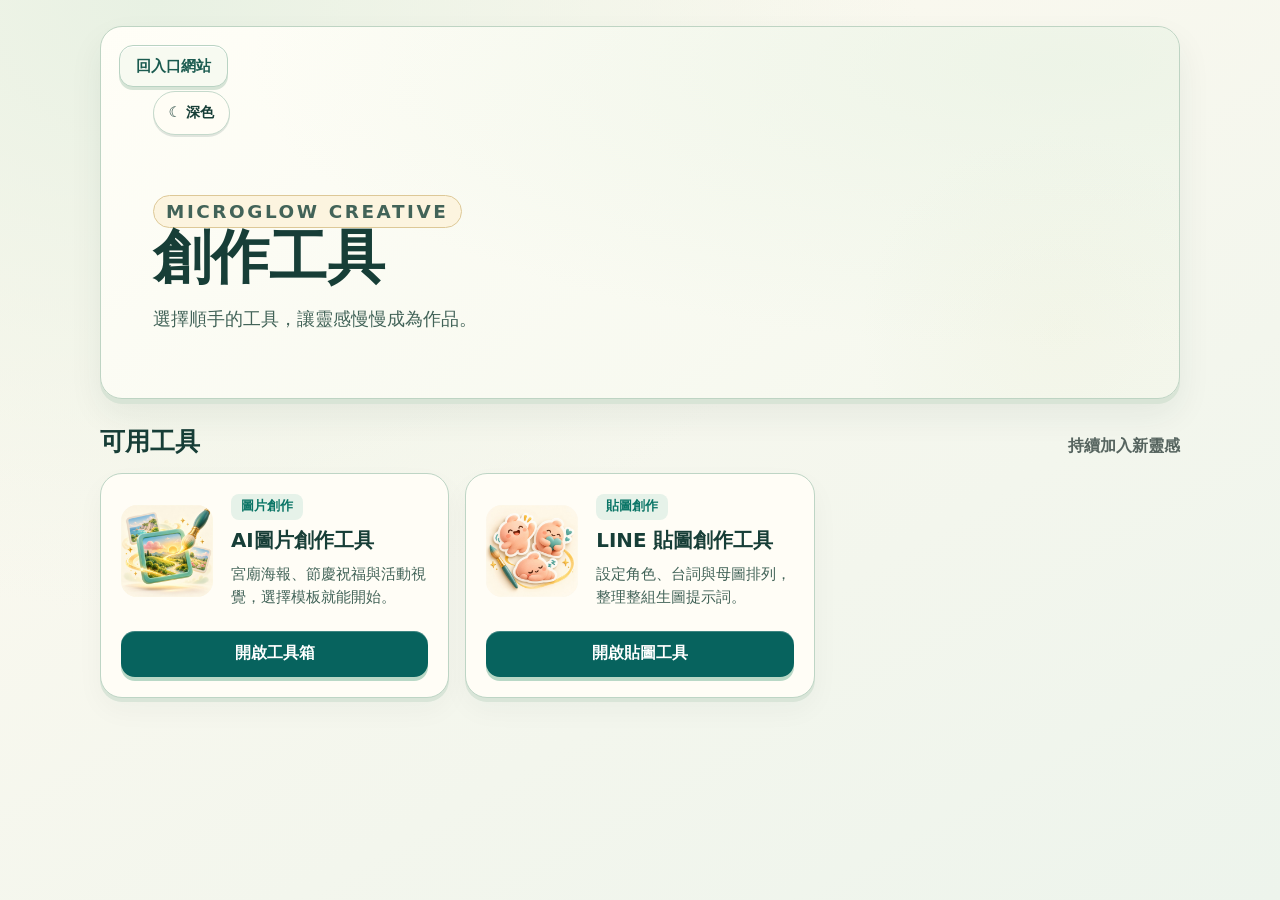
<file: index.html>
<!doctype html>
<html lang="zh-Hant">
  <head>
    <meta charset="utf-8">
    <script src="./scripts/theme-mode.js?v=20261106b"></script>

    <meta name="viewport" content="width=device-width, initial-scale=1, viewport-fit=cover">
  <meta name="theme-color" content="#f5f6ed" data-light-theme-color="#f5f6ed" data-dark-theme-color="#102527">

    <meta
      name="description"
      content="TSY.Microglow 創作工具，集中放置 AI 製圖與各類創作輔助工具。"
    >
    <link rel="canonical" href="https://tsy3991.github.io/TSY.Microglow-Creative/">
    <meta property="og:type" content="website">
    <meta property="og:title" content="創作工具｜TSY.Microglow 微光創作室">
    <meta property="og:description" content="AI 圖片與 LINE 貼圖創作輔助工具，從靈感整理到作品製作，選擇適合的工具開始。">
    <meta property="og:url" content="https://tsy3991.github.io/TSY.Microglow-Creative/">
    <meta property="og:image" content="https://tsy3991.github.io/TSY.Microglow-Creative/assets/creative-previews/ai-creative-entry-v1.jpg">
    <meta property="og:image:alt" content="微光創作工具入口示意圖">
    <meta property="og:locale" content="zh_TW">
    <meta property="og:site_name" content="TSY.Microglow 創作工具">
    <meta name="twitter:card" content="summary_large_image">
    <meta name="twitter:title" content="創作工具｜TSY.Microglow 微光創作室">
    <meta name="twitter:description" content="AI 圖片與 LINE 貼圖創作輔助工具，選擇適合的工具開始。">
    <meta name="twitter:image" content="https://tsy3991.github.io/TSY.Microglow-Creative/assets/creative-previews/ai-creative-entry-v1.jpg">
    <title>TSY.Microglow 創作工具</title>
    <link rel="icon" href="./assets/favicon.png?v=20261003a" type="image/png">
    <link rel="stylesheet" href="./shared/base.css?v=20261106a">
    <link rel="stylesheet" href="./shared/creative.css?v=20261020a">
    <link rel="stylesheet" href="./shared/creative-entry-preview.css?v=20261013b">
    <link rel="stylesheet" href="./shared/creative-microglow-style.css?v=20261106a">
      <link rel="stylesheet" href="./theme-mode.css?v=20261106g">
  </head>
  <body>
  <a class="skip-link" href="#main-content">跳到主要內容</a>
    <main class="lobby-shell" id="main-content" tabindex="-1">
      <header class="lobby-hero" aria-labelledby="page-title">
        <a class="back-link" href="https://tsy3991.github.io/TSY.Microglow-Website/" data-portal-return>回入口網站</a>
        <div class="hero-copy">
          <p class="eyebrow">Microglow Creative</p>
          <h1 id="page-title">創作工具</h1>
          <p>
            選擇順手的工具，讓靈感慢慢成為作品。
          </p>
        </div>
      </header>

      <section class="tool-section" aria-labelledby="tools-title">
        <div class="section-heading">
          <h2 id="tools-title">可用工具</h2>
          <span>持續加入新靈感</span>
        </div>

        <div class="tool-grid">
          <article class="tool-card">
            <img class="tool-thumb creative-entry-preview" src="./assets/creative-previews/ai-creative-entry-v1.jpg?v=20261013a" alt="" width="640" height="640" decoding="async">
            <div class="tool-card-copy">
              <p>圖片創作</p>
              <h3>AI圖片創作工具</h3>
              <span>宮廟海報、節慶祝福與活動視覺，選擇模板就能開始。</span>
            </div>
            <a class="primary-link" href="./tools/ai-creative-image/">開啟工具箱</a>
          </article>
          <article class="tool-card">
            <img class="tool-thumb creative-entry-preview" src="./assets/creative-previews/line-sticker-entry-v2.jpg?v=20261014a" alt="" width="640" height="640" decoding="async">
            <div class="tool-card-copy">
              <p>貼圖創作</p>
              <h3>LINE 貼圖創作工具</h3>
              <span>設定角色、台詞與母圖排列，整理整組生圖提示詞。</span>
            </div>
            <a class="primary-link" href="./tools/line-sticker-creator/">開啟貼圖工具</a>
          </article>
        </div>
      </section>
    </main>
    <script src="./shared/portal-return.js?v=20260713a"></script>
  <script src="scripts/portal-visit-beacon.js?v=20261102a" defer></script>
</body>
</html>
</file>
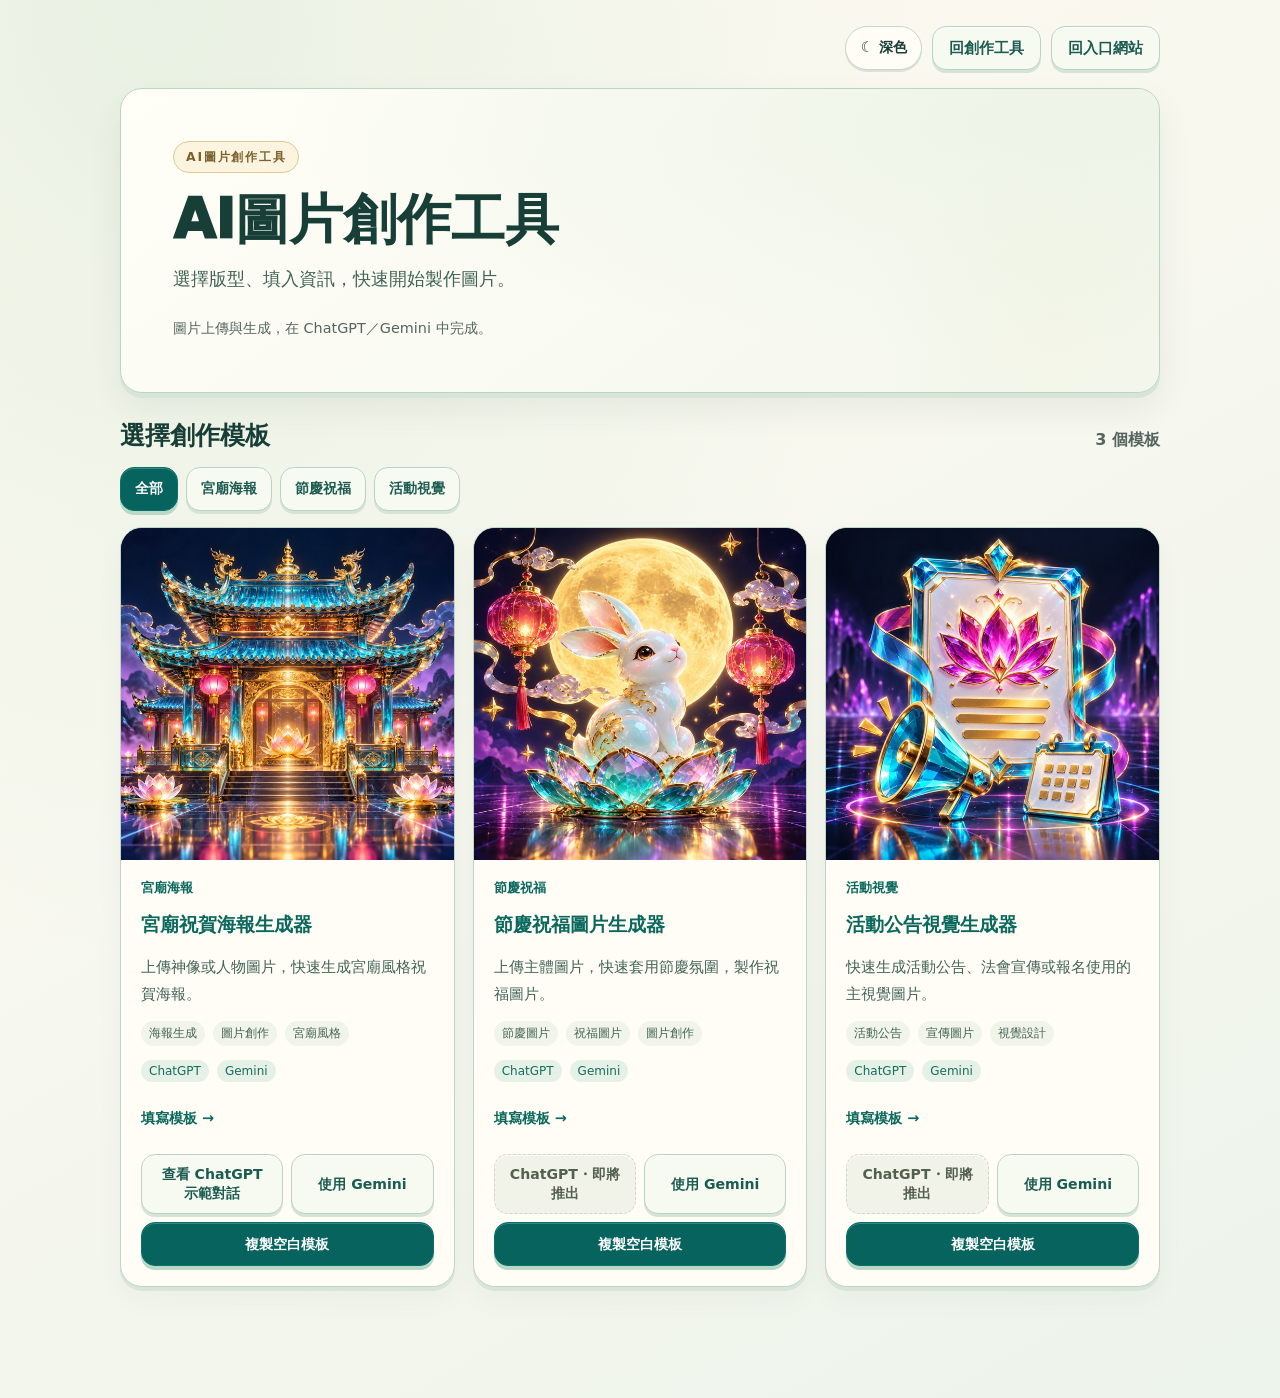
<file: tools/ai-creative-image/index.html>
<!doctype html>
<html lang="zh-Hant">
<head>
  <meta charset="utf-8">

  <meta name="viewport" content="width=device-width, initial-scale=1, viewport-fit=cover">
  <meta name="theme-color" content="#f5f6ed" data-light-theme-color="#f5f6ed" data-dark-theme-color="#102527">

  <meta name="description" content="AI圖片創作工具：選擇宮廟海報、節慶祝福或活動視覺模板，在外部 AI 平台完成圖片創作。">
  <link rel="canonical" href="https://tsy3991.github.io/TSY.Microglow-Creative/tools/ai-creative-image/">
  <meta property="og:type" content="website">
  <meta property="og:title" content="AI 圖片創作工具｜微光創作工具">
  <meta property="og:description" content="選擇宮廟海報、節慶祝福或活動視覺模板，整理需求並前往外部 AI 平台創作。">
  <meta property="og:url" content="https://tsy3991.github.io/TSY.Microglow-Creative/tools/ai-creative-image/">
  <meta property="og:image" content="https://tsy3991.github.io/TSY.Microglow-Creative/assets/creative-previews/temple-celebration-poster-neon-v1.jpg">
  <meta property="og:image:alt" content="宮廟祝賀海報創作模板示意圖">
  <meta property="og:locale" content="zh_TW">
  <meta property="og:site_name" content="TSY.Microglow 創作工具">
  <meta name="twitter:card" content="summary_large_image">
  <meta name="twitter:title" content="AI 圖片創作工具｜微光創作工具">
  <meta name="twitter:description" content="選擇創作模板，整理需求並前往外部 AI 平台製作圖片。">
  <meta name="twitter:image" content="https://tsy3991.github.io/TSY.Microglow-Creative/assets/creative-previews/temple-celebration-poster-neon-v1.jpg">
  <meta http-equiv="Content-Security-Policy" content="default-src 'self'; script-src 'self'; style-src 'self'; img-src 'self'; connect-src https://xduwufkfmzovlwcyodcp.supabase.co; object-src 'none'; base-uri 'self'; form-action 'none'">
    <script src="../../scripts/theme-mode.js?v=20261106b"></script>
  <title>AI圖片創作工具｜TSY 微光創作室</title>
  <link rel="icon" href="../../assets/favicon.png?v=20261003a" type="image/png">
  <link rel="stylesheet" href="../../shared/base.css?v=20261106a">
  <link rel="stylesheet" href="../../shared/tool-detail.css?v=20261003a">
  <link rel="stylesheet" href="../../shared/creative.css?v=20261020a">
  <link rel="stylesheet" href="../../shared/creative-previews.css?v=20261013a">
  <link rel="stylesheet" href="../../shared/creative-microglow-style.css?v=20261106a">
    <link rel="stylesheet" href="../../theme-mode.css?v=20261106g">
  </head>
<body class="image-toolbox">
  <a class="skip-link" href="#main-content">跳到主要內容</a>
  <main class="detail-shell" id="main-content" tabindex="-1">
    <nav class="detail-topbar" aria-label="返回導覽"><a class="back-link compact-back" href="../../">回創作工具</a><a class="back-link compact-back" href="https://tsy3991.github.io/TSY.Microglow-Website/" data-portal-return>回入口網站</a></nav>
    <header class="detail-hero" aria-labelledby="page-title">
      <p class="eyebrow">AI圖片創作工具</p>
      <h1 id="page-title">AI圖片創作工具</h1>
      <p class="hero-desc">選擇版型、填入資訊，快速開始製作圖片。</p>
      <span class="toolbox-note">圖片上傳與生成，在 ChatGPT／Gemini 中完成。</span>
    </header>
    <section class="tool-section" aria-labelledby="templates-title">
      <div class="section-heading"><h2 id="templates-title">選擇創作模板</h2><span id="tool-count" role="status">3 個模板</span></div>
      <div id="tool-filters" class="tool-filters" role="group" aria-label="模板分類"></div>
      <!-- Static fallback mirrors active entries in shared/creative-image-tools.js. -->
      <div id="image-tool-grid" class="image-tool-grid">
        <article class="image-tool-card" data-static-tool="temple-celebration-poster">
          <div class="tool-preview"><img src="../../assets/creative-previews/temple-celebration-poster-neon-v1.jpg?v=20261013a" alt="宮廟祝賀海報生成器示意圖"></div>
          <div class="image-card-copy">
            <span class="tool-category">宮廟海報</span>
            <h3>宮廟祝賀海報生成器</h3>
            <p>上傳神像或人物圖片，快速生成宮廟風格祝賀海報。</p>
            <div class="tool-tags"><span>海報生成</span><span>圖片創作</span><span>宮廟風格</span></div>
            <div class="tool-actions">
              <a class="tool-button platform-button" href="https://chatgpt.com/share/6ac2f452-09c0-83e8-987e-44066ab4a502" target="_blank" rel="noopener noreferrer">查看 ChatGPT 示範對話</a>
              <a class="tool-button platform-button" href="https://share.gemini.google/duSb6BGQAGN9" target="_blank" rel="noopener noreferrer">使用 Gemini</a>
            </div>
          </div>
        </article>
        <article class="image-tool-card" data-static-tool="festival-greeting-image">
          <div class="tool-preview"><img src="../../assets/creative-previews/festival-greeting-image-neon-v1.jpg?v=20261013a" alt="節慶祝福圖片生成器示意圖"></div>
          <div class="image-card-copy">
            <span class="tool-category">節慶祝福</span>
            <h3>節慶祝福圖片生成器</h3>
            <p>上傳主體圖片，快速套用節慶氛圍，製作祝福圖片。</p>
            <div class="tool-tags"><span>節慶圖片</span><span>祝福圖片</span><span>圖片創作</span></div>
            <div class="tool-actions">
              <a class="tool-button platform-button" href="https://share.gemini.google/ezZp2TZnrPie" target="_blank" rel="noopener noreferrer">使用 Gemini</a>
            </div>
          </div>
        </article>
        <article class="image-tool-card" data-static-tool="event-announcement-visual">
          <div class="tool-preview"><img src="../../assets/creative-previews/event-announcement-visual-neon-v1.jpg?v=20261013a" alt="活動公告視覺生成器示意圖"></div>
          <div class="image-card-copy">
            <span class="tool-category">活動視覺</span>
            <h3>活動公告視覺生成器</h3>
            <p>快速生成活動公告、法會宣傳或報名使用的主視覺圖片。</p>
            <div class="tool-tags"><span>活動公告</span><span>宣傳圖片</span><span>視覺設計</span></div>
            <div class="tool-actions">
              <a class="tool-button platform-button" href="https://share.gemini.google/hjh6WDtHzCSB" target="_blank" rel="noopener noreferrer">使用 Gemini</a>
            </div>
          </div>
        </article>
      </div>
      <noscript><p>你仍可瀏覽模板介紹與開啟外部平台；填寫資訊與複製模板需要啟用 JavaScript。</p></noscript>
    </section>
    <p id="copy-status" class="copy-status" role="status" aria-live="polite"></p>
  </main>
  <dialog id="tool-detail" class="creative-dialog" aria-labelledby="detail-title">
    <div class="dialog-heading"><span class="eyebrow">模板詳情</span><button type="button" class="tool-button" data-close>關閉</button></div>
    <div id="detail-content"></div>
  </dialog>
  <script src="../../shared/creative-image-tools.js?v=20261021a"></script>
  <script src="../../shared/creative-image-builder.js?v=20261021a"></script>
  <script src="../../shared/creative-image-toolbox.js?v=20261020a"></script>
  <script src="../../shared/portal-return.js?v=20260713a"></script>
<script src="../../scripts/portal-visit-beacon.js?v=20261102a" defer></script>
</body>
</html>
</file>
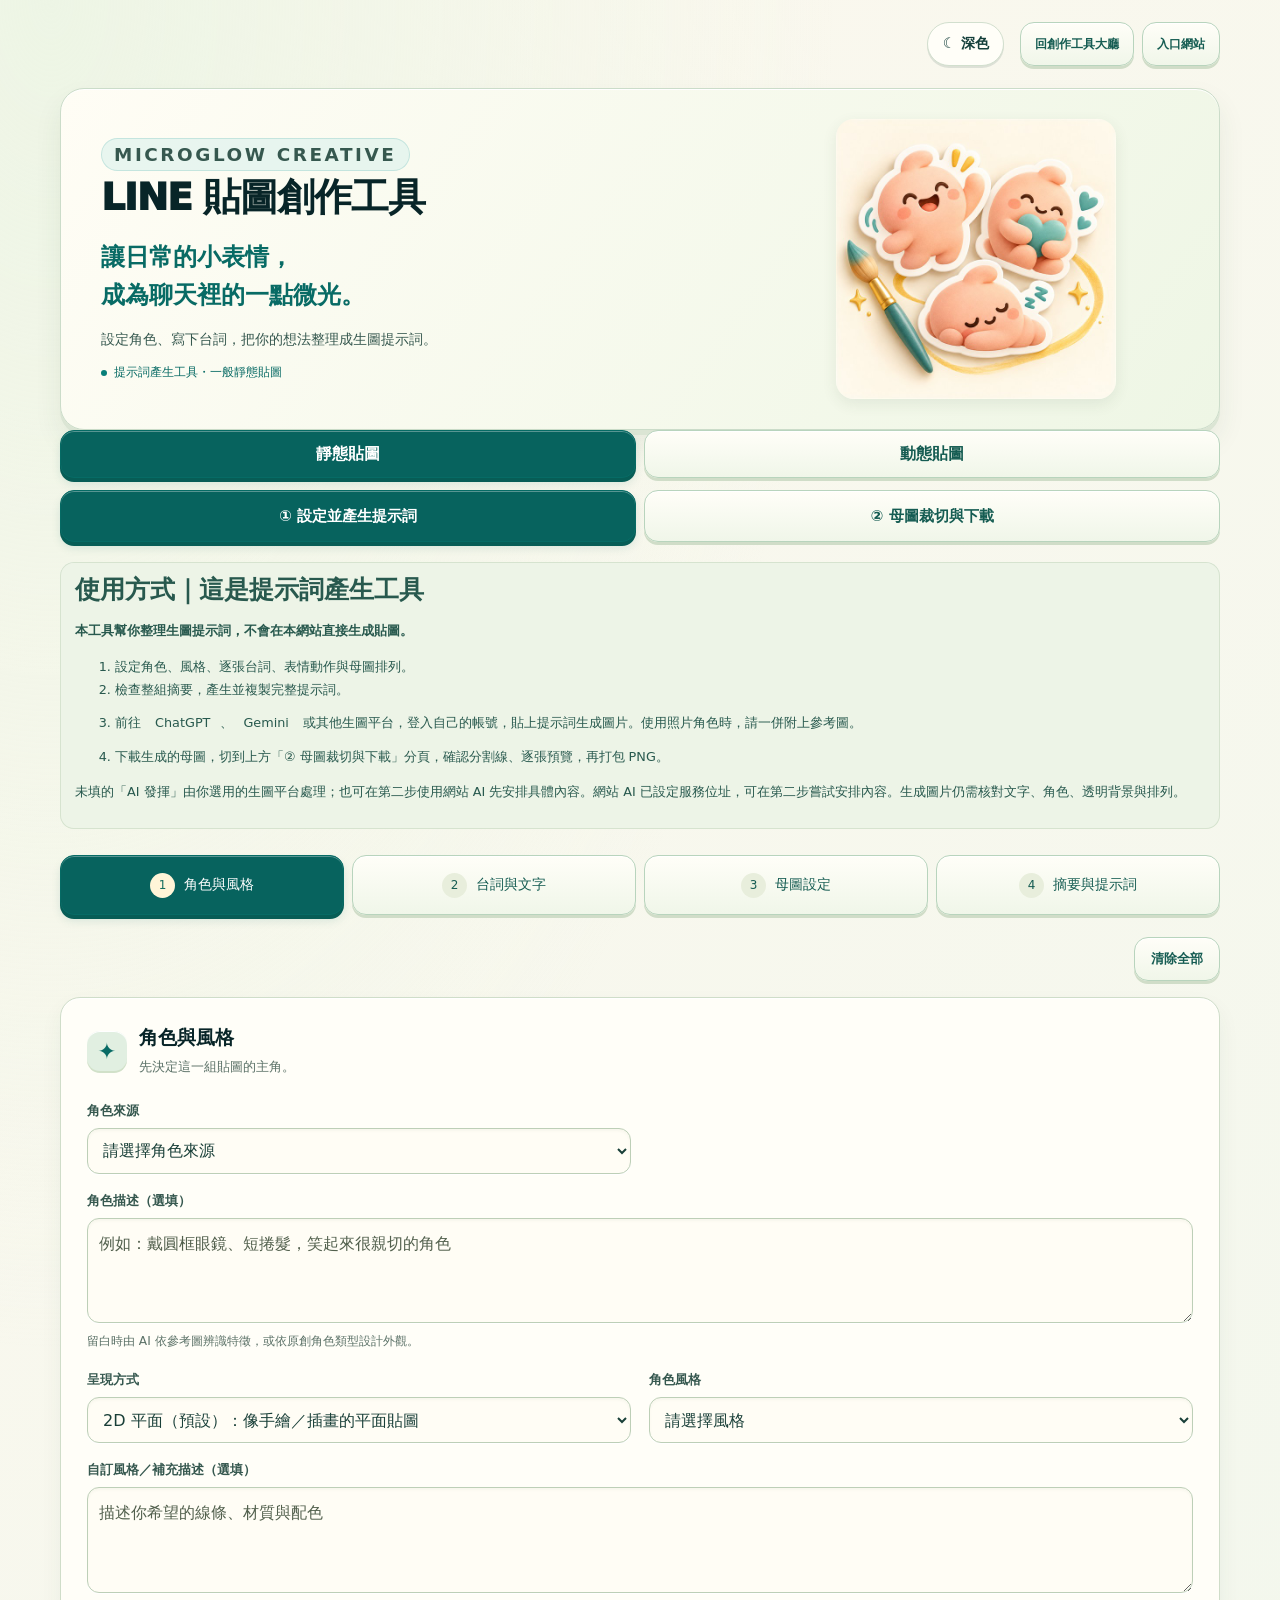
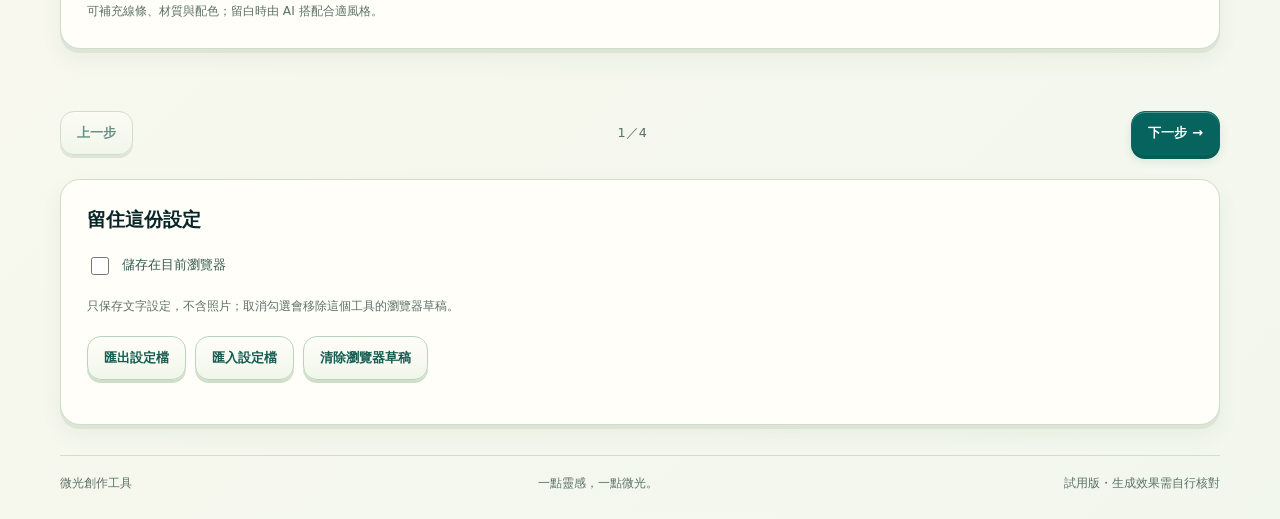
<file: tools/line-sticker-creator/index.html>
<!doctype html>
<html lang="zh-Hant">
<head>
  <meta charset="utf-8">
    <meta name="viewport" content="width=device-width, initial-scale=1, viewport-fit=cover">
  <meta name="theme-color" content="#f5f6ed" data-light-theme-color="#f5f6ed" data-dark-theme-color="#102527">

  <meta name="description" content="LINE 貼圖創作工具：設定角色、逐張台詞與母圖排列，整理 ChatGPT、Gemini 或通用生圖提示詞。">
  <meta http-equiv="Content-Security-Policy" content="default-src 'self'; script-src 'self'; style-src 'self'; img-src 'self' blob:; connect-src https://microglow-sticker-ai.microglow-creative.workers.dev https://xduwufkfmzovlwcyodcp.supabase.co; object-src 'none'; base-uri 'self'; form-action 'none'">
    <script src="../../scripts/theme-mode.js?v=20261106b"></script>
  <link rel="canonical" href="https://tsy3991.github.io/TSY.Microglow-Creative/tools/line-sticker-creator/">
  <meta property="og:type" content="website">
  <meta property="og:title" content="LINE 貼圖創作工具｜微光創作工具">
  <meta property="og:description" content="設定角色、逐張台詞與母圖排列，整理 ChatGPT、Gemini 或通用生圖提示詞。">
  <meta property="og:url" content="https://tsy3991.github.io/TSY.Microglow-Creative/tools/line-sticker-creator/">
  <meta property="og:image" content="https://tsy3991.github.io/TSY.Microglow-Creative/assets/creative-previews/line-sticker-entry-v2.jpg">
  <meta property="og:image:alt" content="LINE 貼圖創作工具示意插畫">
  <meta property="og:locale" content="zh_TW">
  <meta property="og:site_name" content="TSY.Microglow 創作工具">
  <meta name="twitter:card" content="summary_large_image">
  <meta name="twitter:title" content="LINE 貼圖創作工具｜微光創作工具">
  <meta name="twitter:description" content="設定角色、逐張台詞與母圖排列，整理整組生圖提示詞。">
  <meta name="twitter:image" content="https://tsy3991.github.io/TSY.Microglow-Creative/assets/creative-previews/line-sticker-entry-v2.jpg">
  <title>LINE 貼圖創作工具｜微光創作工具</title>
  <link rel="icon" href="../../assets/favicon.png?v=20261003a" type="image/png">
  <link rel="stylesheet" href="../../shared/base.css?v=20261106a">
  <link rel="stylesheet" href="./sticker-creator.css?v=20261106b">
  <script defer src="./sticker-data.js?v=20261029a"></script>
  <script defer src="./sticker-core.js?v=20261029a"></script>
  <script defer src="./sticker-ai-config.js?v=20261014d"></script>
  <script defer src="./sticker-guard.js?v=20261019f"></script>
  <script defer src="./sticker-ai.js?v=20261102e"></script>
  <script defer src="./sticker-app.js?v=20261102e"></script>
  <link rel="stylesheet" href="./sticker-crop.css?v=20261106a">
  <script defer src="./sticker-crop-core.js?v=20261027a"></script>
  <script defer src="./sticker-crop-editor.js?v=20261027a"></script>
  <script defer src="./sticker-brand.js?v=20261019b"></script>
  <script defer src="./sticker-crop-app.js?v=20261021a"></script>
  <script defer src="./sticker-tabs.js?v=20261016a"></script>
  <link rel="stylesheet" href="./sticker-anim.css?v=20261106a">
  <script defer src="./sticker-anim-core.js?v=20261028b"></script>
  <script defer src="./sticker-anim-app.js?v=20261028b"></script>
  <script defer src="./sticker-mode.js?v=20261028a"></script>
  <link rel="stylesheet" href="./microglow-draft.css?v=20261106a">
    <link rel="stylesheet" href="../../theme-mode.css?v=20261106g">
  </head>
<body class="line-sticker-tool">
  <a class="skip-link" href="#creator">跳到創作設定</a>
  <main class="sticker-shell">
    <nav class="topbar" aria-label="返回導覽">
      <div class="nav-links"><a class="return-link" href="../../">回創作工具大廳</a><a class="return-link" href="https://tsy3991.github.io/TSY.Microglow-Website/">入口網站</a></div>
    </nav>
    <header class="hero">
      <div class="hero-copy"><p class="eyebrow">Microglow Creative</p><h1>LINE 貼圖創作工具</h1><p class="hero-description">讓日常的小表情，<br>成為聊天裡的一點微光。</p><p class="hero-caption">設定角色、寫下台詞，把你的想法整理成生圖提示詞。</p><span class="draft-badge"><span class="status-dot" aria-hidden="true"></span><span id="hero-kind">提示詞產生工具・一般靜態貼圖</span></span></div>
      <div class="hero-art"><img class="hero-preview" src="../../assets/creative-previews/line-sticker-entry-v2.jpg?v=20261014a" alt="貼圖創作示意插畫：揮手、抱愛心與睡覺的可愛角色" width="640" height="640" decoding="async"></div>
    </header>
    <div id="crop-browser-help" class="notice" hidden><strong>你正在 App 內建瀏覽器（例如 LINE）。</strong><p>這裡可能無法下載 ZIP；而且換到 Chrome／Safari 時，母圖與裁切進度都不會帶過去。所以請「一開始」就換瀏覽器，不要做完才換。設定可先按「匯出設定檔」帶過去，母圖到新瀏覽器再重新加入。</p><div class="inline-actions"><button id="crop-copy-url" class="button" type="button">複製網址，貼到 Chrome／Safari 開啟</button></div><input id="crop-page-url" class="full-width" type="text" readonly aria-label="本頁網址，供手動複製" hidden></div>
    <nav class="mode-tabs kind-tabs" role="tablist" aria-label="貼圖類型"><button type="button" role="tab" id="kind-static" aria-selected="true">靜態貼圖</button><button type="button" role="tab" id="kind-anim" aria-selected="false" tabindex="-1">動態貼圖</button></nav>
    <nav class="mode-tabs" role="tablist" aria-label="工具功能"><button type="button" role="tab" id="tab-prompt" aria-controls="creator" aria-selected="true">① 設定並產生提示詞</button><button type="button" role="tab" id="tab-crop" aria-controls="sticker-crop" aria-selected="false" tabindex="-1">② 母圖裁切與下載</button></nav>
    <section class="notice" id="usage-guide" aria-labelledby="usage-title">
      <h2 id="usage-title">使用方式｜這是提示詞產生工具</h2>
      <p><strong>本工具幫你整理生圖提示詞，不會在本網站直接生成貼圖。</strong></p>
      <ol>
        <li>設定角色、風格、逐張台詞、表情動作與母圖排列。</li>
        <li>檢查整組摘要，產生並複製完整提示詞。</li>
        <li>前往 <a href="https://chatgpt.com/" target="_blank" rel="noopener noreferrer">ChatGPT</a>、<a href="https://gemini.google.com/" target="_blank" rel="noopener noreferrer">Gemini</a> 或其他生圖平台，登入自己的帳號，貼上提示詞生成圖片。使用照片角色時，請一併附上參考圖。</li>
        <li>下載生成的母圖，切到上方「② 母圖裁切與下載」分頁，確認分割線、逐張預覽，再打包 PNG。</li>
      </ol>
      <p>未填的「AI 發揮」由你選用的生圖平台處理；也可在第二步使用網站 AI 先安排具體內容。<span id="ai-service-summary">網站 AI 尚未啟用，手動設定與提示詞功能可正常使用。</span>生成圖片仍需核對文字、角色、透明背景與排列。</p>
    </section>
    <noscript><p class="notice">請啟用 JavaScript 以使用設定、摘要與提示詞功能。</p></noscript>
    <div id="creator" class="creator" hidden>
      <nav class="step-nav" aria-label="創作步驟"><button type="button" data-step="1"><span>1</span>角色與風格</button><button type="button" data-step="2"><span>2</span>台詞與文字</button><button type="button" data-step="3"><span>3</span>母圖設定</button><button type="button" data-step="4"><span>4</span>摘要與提示詞</button></nav>
      <div class="creator-actions"><button type="button" class="button" id="reset-all">清除全部</button></div>
      <div class="workspace">
        <div class="settings-column">
          <p id="validation" class="notice error-notice" role="alert" hidden></p>
          <form id="settings-form">
            <section class="panel step-panel" data-panel="1" aria-labelledby="title-1">
              <div class="panel-heading"><span class="section-symbol" aria-hidden="true">✦</span><div><h2 id="title-1" tabindex="-1">角色與風格</h2><p>先決定這一組貼圖的主角。</p></div></div>
              <div class="field-grid">
                <label class="field" for="source"><span>角色來源</span><select id="source" data-setting="source"></select><span id="error-source" class="field-error"></span></label>
                <div data-visible="source:original"><label class="field" for="kind"><span>原創角色類型</span><select id="kind" data-setting="kind"></select><span id="error-kind" class="field-error"></span></label></div>
                <div class="full-width"><label class="field" for="character"><span>角色描述（選填）</span><textarea id="character" data-setting="character" rows="3" maxlength="1000"></textarea><span id="error-character" class="field-error"></span><span class="field-hint">留白時由 AI 依參考圖辨識特徵，或依原創角色類型設計外觀。</span></label></div>
                <div class="full-width" data-visible="source:original"><details class="designer"><summary>用選單設計角色（選填；不選就由 AI 決定）</summary>
                  <p class="field-hint">選好的項目會固定在整組每一張母圖；沒選的由 AI 自己決定。配件上不會有文字或商標。人物以外的角色只有性格、配件、主色系與頭身比例可選。</p>
                  <div class="inline-actions"><button type="button" id="design-random" class="button small">幫我隨機搭配</button><button type="button" id="design-clear" class="button small">全部清除</button></div>
                  <div class="field-grid">
                  <div data-visible="kind:human"><label class="field" for="dgGender"><span>性別</span><select id="dgGender" data-setting="dgGender"></select></label></div>
                  <div data-visible="kind:human"><label class="field" for="dgAge"><span>年齡層</span><select id="dgAge" data-setting="dgAge"></select></label></div>
                  <div><label class="field" for="dgPersona"><span>性格</span><select id="dgPersona" data-setting="dgPersona"></select></label></div>
                  <div data-visible="kind:human"><label class="field" for="dgFace"><span>臉型與五官</span><select id="dgFace" data-setting="dgFace"></select></label></div>
                  <div data-visible="kind:human"><label class="field" for="dgHair"><span>髮型與髮色</span><select id="dgHair" data-setting="dgHair"></select></label></div>
                  <div data-visible="kind:human"><label class="field" for="dgOutfit"><span>服裝</span><select id="dgOutfit" data-setting="dgOutfit"></select></label></div>
                  <div><label class="field" for="dgAccessory"><span>配件</span><select id="dgAccessory" data-setting="dgAccessory"></select></label></div>
                  <div><label class="field" for="dgPalette"><span>主色系</span><select id="dgPalette" data-setting="dgPalette"></select></label></div>
                  <div><label class="field" for="dgRatio"><span>頭身比例</span><select id="dgRatio" data-setting="dgRatio"></select></label></div>
                  </div></details></div>
                <div id="photo-note" class="reference-upload full-width" data-visible="source:photo">
                  <label class="field" for="reference-file"><span>上傳角色參考圖</span><input id="reference-file" type="file" accept="image/jpeg,image/png,image/webp" aria-describedby="reference-help reference-status"></label>
                  <p id="reference-help" class="field-hint">可選自己、動物或物件的照片，支援 JPG、PNG、WebP，單張最多 10 MB。圖片只在本機預覽，不會傳送或保存；使用 AI 時，請把同一張圖片附到對話中。使用他人（家人、朋友、情侶）的照片前，請先確認對方同意。</p>
                  <p id="reference-status" class="field-hint" role="status">尚未選擇參考圖；也可以稍後直接在 AI 平台附圖。</p>
                  <div id="reference-preview" hidden><img id="reference-image" alt="你選擇的角色參考圖"><button id="remove-reference" class="button" type="button">移除參考圖</button></div>
                </div>
                <label class="field" for="dimension"><span>呈現方式</span><select id="dimension" data-setting="dimension"></select><span id="error-dimension" class="field-error"></span></label>
                <label class="field" for="style"><span>角色風格</span><select id="style" data-setting="style"></select><span id="error-style" class="field-error"></span></label>
                <div class="full-width"><label class="field" for="customStyle"><span>自訂風格／補充描述（選填）</span><textarea id="customStyle" data-setting="customStyle" rows="3" maxlength="1000"></textarea><span id="error-customStyle" class="field-error"></span><span class="field-hint">可補充線條、材質與配色；留白時由 AI 搭配合適風格。</span></label></div>
              </div>
            </section>
            <section class="panel step-panel" data-panel="2" aria-labelledby="title-2" hidden>
              <div class="panel-heading"><span class="section-symbol gold" aria-hidden="true">“</span><div><h2 id="title-2" tabindex="-1">台詞與文字</h2><p>逐張調整想說的話、表情與動作。</p></div></div>
              <div class="field-grid">
                <label class="field" for="count"><span>整組貼圖張數</span><select id="count" data-setting="count"></select><span id="error-count" class="field-error"></span><span class="field-hint">先決定張數，再逐張填寫；調低張數時，空白的多餘項目會自動移除。</span></label>
                <label class="field" for="mode"><span>台詞來源</span><select id="mode" data-setting="mode"></select><span id="error-mode" class="field-error"></span></label>
                <div class="field"><label for="scene-search"><span>情境分類・職業</span></label><input id="scene-search" type="search" autocomplete="off" placeholder="輸入職業或關鍵字搜尋，例如：工程師、老師、客服、寵物" aria-describedby="scene-search-status"><select id="scene" data-setting="scene" aria-label="情境分類與職業，可用上方輸入框搜尋"></select><span id="scene-search-status" class="field-hint" role="status"></span><span id="scene-review-note" class="field-hint" hidden>提醒：LINE 審核不接受「勸人信教或宗教元素很強」的貼圖。宮廟主題、把角色畫成神明（例如媽祖、神像）造型，都可能被退件；建議角色畫成一般原創人物，台詞以祝福、平安、廟會熱鬧為主。</span><label class="check-field" id="scene-miss" hidden><input id="scene-miss-consent" type="checkbox"><span>找不到時，同意匿名回報這個搜尋字詞（只送字詞，不含其他資料），幫助我們補上這個職業。</span></label><span id="error-scene" class="field-error"></span></div>
                <div class="field-group" data-visible="mode:preset"><label class="field" for="series"><span>這是同一個角色的第幾篇？</span><select id="series" data-setting="series"></select></label><span class="hint">做「日常生活篇 2、3…」時選對應篇數，預設台詞會往後取，不會和前面篇章重複；句庫不夠的格子留白，由 AI 補新的。</span></div>
                <div class="full-width"><label class="field" for="prevUsed"><span>前面篇章已用過的台詞（選填）</span><textarea id="prevUsed" data-setting="prevUsed" rows="3" maxlength="1000" placeholder="每行一句。做第 2、3 篇時，貼上前面篇章的台詞，提示詞與 AI 都會避開"></textarea></label><button id="prev-capture" type="button" class="button">把目前這一篇的台詞記為「已用過」</button><span id="prev-capture-note" class="hint" role="status"></span></div>
                <label class="field" for="tone"><span>台詞語氣</span><select id="tone" data-setting="tone"></select><span id="error-tone" class="field-error"></span></label>
                <label class="field" for="textMode"><span>文字模式</span><select id="textMode" data-setting="textMode"></select><span id="error-textMode" class="field-error"></span></label>
                <label class="field" for="nameMode"><span>整組共用名稱</span><select id="nameMode" data-setting="nameMode"></select><span id="error-nameMode" class="field-error"></span></label>
                <div data-visible="nameMode:person,shop"><label class="field" for="name"><span>人名／店名（選填）</span><input id="name" data-setting="name" type="text" maxlength="1000"><span id="error-name" class="field-error"></span><span class="field-hint">會直接接在台詞前方，中間不加標點；摘要會顯示實際要印的完整文字。逐張可關閉。</span></label></div>
              </div>
              <div class="inline-actions"><button type="button" class="button" id="apply-scene">套用預設情境台詞</button><button type="button" class="button" id="fill-missing">補入預設台詞</button><button type="button" class="button" id="ai-reset-text">將台詞、表情與動作交給 AI 重新創作</button></div>
              <p class="field-hint">「台詞由 AI 發揮」預設留白，不套固定句庫。可交給下方網站 AI 先創作，或由生圖平台依提示詞發想；已有自行輸入與先前 AI 台詞會保留，想重做請按「將台詞、表情與動作交給 AI 重新創作」。字體、顏色的 AI 設定只影響文字外觀。</p>
              <p id="content-update-notice" class="notice" role="status" hidden></p>
              <section class="notice ai-planner" aria-labelledby="ai-title">
                <h3 id="ai-title">AI 安排台詞、表情與動作</h3>
                <p>依角色、風格、情境與逐張台詞補齊空白，已填內容不會被改。完成後會自動補入空白欄位並列出內容，不滿意可一鍵復原；這項功能只安排文字，不會生成圖片。張數較多時需稍候，最多等待約一分鐘。</p>
                <p class="field-hint">使用時會將角色文字描述、風格、情境及逐張台詞／表情／動作傳送至 Gemini；不傳照片、檔名或共用名稱欄位。文字中若有私人資訊，請先移除。免費服務的內容可能用於改善 Google 產品。</p>
                <label class="check-field"><input id="ai-consent" type="checkbox"><span>同意將上述文字內容傳送至 Gemini 以安排逐張內容</span></label>
                <p class="field-hint">AI 新台詞以 2～6 字為主、最多 8 字，使用台灣繁體口語；你已填寫的台詞會保留。生圖後仍須檢查是否有錯字或文字相疊。</p>
                <div class="inline-actions"><button id="ai-arrange" class="button primary" type="button" disabled>AI 安排台詞、表情與動作</button><button id="ai-cancel" class="button" type="button" hidden>取消等待</button></div>
                <p id="ai-hint" class="field-hint" role="status"></p>
                <p id="ai-status" role="status" aria-live="polite">網站 AI 尚未啟用；仍可手動設定。</p>
                <div id="ai-preview" hidden><h3>AI 已補入的內容</h3><p>只補了原本空白的欄位；角色、文字開關與母圖排列維持原設定。可直接在下方逐張修改。</p><div class="table-scroll"><table class="summary-table"><thead><tr><th>貼圖</th><th>台詞／情境</th><th>表情</th><th>動作</th></tr></thead><tbody id="ai-preview-body"></tbody></table></div><div class="inline-actions"><button id="ai-undo" class="button" type="button">復原這次補入</button><button id="ai-discard" class="button" type="button">關閉</button></div></div>
              </section>
              <details class="bulk-editor"><summary>一次貼上多句台詞</summary><label class="field" for="bulk"><span>每行一句；套用前會確認是否取代目前逐張內容</span><textarea id="bulk" rows="5" maxlength="24000" placeholder="早安&#10;謝謝你&#10;辛苦了"></textarea></label><button type="button" id="apply-bulk" class="button">套用台詞清單</button></details>
              <div class="items-toolbar"><strong id="items-count"></strong><span class="inline-actions"><button type="button" class="button small" id="trim-items" hidden>刪除超出張數的項目</button><button type="button" class="button small" id="add-item">新增一筆內容</button></span></div>
              <p class="field-hint">文字欄位皆為選填；未填台詞、表情或動作時，由 AI 依情境發揮。設為無文字的格子不會自動補入台詞。</p>
              <div id="items" class="items"></div>
              <p id="error-items" class="field-error"></p>
              <details class="text-settings"><summary>文字外觀設定</summary><div class="field-grid">
                <label class="field" for="font"><span>字體風格</span><select id="font" data-setting="font"></select><span id="error-font" class="field-error"></span></label>
                <div data-visible="font:custom"><label class="field" for="customFont"><span>自訂字體描述（選填）</span><input id="customFont" data-setting="customFont" type="text" maxlength="1000"><span id="error-customFont" class="field-error"></span></label></div>
                <label class="field" for="size"><span>文字大小</span><select id="size" data-setting="size"></select><span id="error-size" class="field-error"></span></label>
                <label class="field" for="position"><span>文字位置</span><select id="position" data-setting="position"></select><span id="error-position" class="field-error"></span></label>
                <label class="field" for="textColor"><span>文字顏色</span><select id="textColor" data-setting="textColor"></select><span id="error-textColor" class="field-error"></span></label><label class="field custom-color" data-visible="textColor:custom" for="textCustom"><span>自訂文字顏色</span><input type="color" id="textCustom" data-setting="textCustom"></label>
                <label class="field" for="stroke"><span>描邊粗細</span><select id="stroke" data-setting="stroke"></select><span id="error-stroke" class="field-error"></span></label>
                <label class="field" for="strokeColor"><span>描邊顏色</span><select id="strokeColor" data-setting="strokeColor"></select><span id="error-strokeColor" class="field-error"></span></label><label class="field custom-color" data-visible="strokeColor:custom" for="strokeCustom"><span>自訂描邊顏色</span><input type="color" id="strokeCustom" data-setting="strokeCustom"></label>
                <label class="field" for="shadow"><span>陰影強弱</span><select id="shadow" data-setting="shadow"></select><span id="error-shadow" class="field-error"></span></label>
                <label class="field" for="shadowColor"><span>陰影顏色</span><select id="shadowColor" data-setting="shadowColor"></select><span id="error-shadowColor" class="field-error"></span></label><label class="field custom-color" data-visible="shadowColor:custom" for="shadowCustom"><span>自訂陰影顏色</span><input type="color" id="shadowCustom" data-setting="shadowCustom"></label>
              </div><p class="field-hint">這些是 AI 的視覺要求，實際字形與文字完整性仍須生成後確認。</p></details>
            </section>
            <section class="panel step-panel" data-panel="3" aria-labelledby="title-3" hidden>
              <div class="panel-heading"><span class="section-symbol" aria-hidden="true">▧</span><div><h2 id="title-3" tabindex="-1">母圖設定</h2><p>固定排列順序，保留每格不同的表情與動作。</p></div></div>
              <div class="field-grid">
                <label class="field" for="layoutMode"><span>母圖分配</span><select id="layoutMode" data-setting="layoutMode"></select><span id="error-layoutMode" class="field-error"></span></label>
                <label class="field" for="background"><span>母圖背景</span><select id="background" data-setting="background"></select><span id="error-background" class="field-error"></span></label>
                <div data-visible="background:color"><label class="field" for="backgroundColor"><span>單一底色</span><input id="backgroundColor" data-setting="backgroundColor" type="color" maxlength="1000"><span id="error-backgroundColor" class="field-error"></span></label></div>
              </div>
              <p class="notice" id="count-note">張數已在第二步設定；這裡只決定母圖怎麼分配。</p>
              <div id="grids" class="grids"></div><p id="grid-total" class="field-hint" role="status"></p><p id="error-grids" class="field-error"></p>
              <div class="inline-actions" data-visible="layoutMode:manual"><button type="button" id="add-grid" class="button">新增一張母圖</button></div>
              <p class="section-note">4×2＝4 欄 2 列；4×4＝4 欄 4 列。由左到右、由上到下，跨母圖接續台詞清單。提示詞依 LINE 貼圖尺寸反推母圖大小：每格 592×512 px（370×320 再多留約 30% 邊），圖文須放在每格中央安全區內；網站在裁切時若發現圖被切到，會自動把之後的提示詞改成更寬的留白（703×608），不用你選。AI 是否遵守仍需生成後檢查；已產生的母圖不會因此改變。</p>
              <details class="why-split"><summary>為什麼這樣分母圖？</summary><ul>
                <li>LINE 規定的是整組張數（8／16／24／32／40）；一張母圖放幾格是本工具的規則，不是 LINE 規定。</li>
                <li>每張母圖只用 16 格或 8 格，就能組出所有張數（例如 24＝16＋8、40＝16＋16＋8）。</li>
                <li>16 格：生圖次數最少（40 張只要 3 張圖）。8 格：每格比較大，文字與細節通常較清楚，但要多生幾次（40 張需要 5 張圖）。</li>
                <li>「自動分配」16 格優先、剩下用 8 格；想讓每格更大，就選「自行調整」把每張改成 8 格。</li>
                <li>欄數固定 4 欄是本工具的設計取捨，讓母圖維持橫式或接近方形，通常較容易被各平台輸出。</li>
                <li>平台不一定能畫出剛好的比例（例如 4×2 約 2.3:1）。產生提示詞時會依你選的平台，建議最接近的比例；比例不同仍可裁切，智慧分割不要求每格同形。</li>
              </ul></details>
              <p class="notice">透明背景是給 AI 的要求，請核對下載圖片是否真的透明。取得母圖後，可到上方「② 母圖裁切與下載」分頁分割、選擇去白底並打包 PNG。</p>
              <p class="field-hint">一般靜態貼圖張數依 <a href="https://creator.line.me/zh-hant/guideline/sticker/" target="_blank" rel="noopener noreferrer">LINE 官方製作準則</a>與 <a href="https://help2.line.me/creators/web/pc?contentId=20005145&amp;lang=zh-Hant" target="_blank" rel="noopener noreferrer">官方說明</a>；查證 2026-10-13。</p>
            </section>
            <section class="panel step-panel" data-panel="4" aria-labelledby="title-4" hidden>
              <div class="panel-heading"><span class="section-symbol" aria-hidden="true">✓</span><div><h2 id="title-4" tabindex="-1">摘要與提示詞</h2><p>確認整組內容，再複製到 AI 平台。</p></div></div>
              <div id="summary"></div>
              <label class="field" for="platform"><span>提示詞版本</span><select id="platform" data-setting="platform"></select><span id="error-platform" class="field-error"></span></label>
              <section id="multi-flow" class="multi-flow" hidden>
                <h3>這一組要做 <span id="multi-count"></span> 張母圖，請照順序一張一張做</h3>
                <p class="field-hint">每一張都一樣：按按鈕複製 → 到新打開的網頁貼上 → 做好後把圖拖進下面的框。全部做完，按最下面的按鈕，會自動幫你裁好。</p>
                <div id="multi-alerts"></div>
                <ol id="mother-steps" class="mother-steps"></ol>
                <div class="inline-actions"><button type="button" id="to-crop" class="button primary" disabled>全部母圖都到了，前往裁切</button></div>
                <p id="multi-status" role="status" aria-live="polite" class="field-hint"></p>
                <p><button type="button" id="show-single" class="button small">改用「整組一次複製」（進階）</button></p>
              </section>
              <div id="single-flow">
              <p><a class="button" href="#sticker-crop">已取得母圖？前往「② 母圖裁切與下載」</a></p>
              <button type="button" id="generate" class="button primary">確認摘要並產生提示詞</button>
              <div id="guard-result" class="notice guard-result" hidden></div>
              <div id="prompt-area" hidden><p id="reference-handoff" class="notice" hidden>請將角色參考圖與下方提示詞一起送到 AI 對話。本頁選圖不會自動傳送給 AI；重新載入頁面後需重新選圖。</p><label class="field" for="prompt-output"><span>完整提示詞・整組一次複製</span><textarea id="prompt-output" readonly rows="14"></textarea></label><button type="button" id="copy" class="button primary">複製提示詞，並打開 ChatGPT</button><p id="copy-feedback" role="status" class="field-hint"></p><p class="notice">多張母圖已分段寫在同一份指令中。若 AI 一次只生成一張，請在同一對話說「繼續」。生成結果仍須逐張核對。</p></div>
              </div>
            </section>
          </form>
          <p id="status" class="status-message" role="status" aria-live="polite"></p>
          <div class="step-actions"><button type="button" class="button" id="previous">上一步</button><span id="step-counter"></span><button type="button" class="button primary" id="next">下一步 →</button></div>
        </div>
      </div>
    </div>
    <section id="sticker-crop" class="panel crop-panel tab-off" aria-labelledby="crop-title">
      <div class="panel-heading"><span class="section-symbol" aria-hidden="true">▧</span><div><h2 id="crop-title">母圖裁切與下載</h2><p>把生成的母圖帶回來，整理成一般靜態貼圖素材。</p></div></div>
      <p>圖片只在目前瀏覽器處理，不上傳網站或 Gemini，也不存入瀏覽器草稿。重新整理頁面後需重新選圖。原始檔案保留，可重新裁切。<button type="button" class="button small" id="crop-to-prompt">← 回到提示詞設定</button></p>
      <p id="crop-plan" class="notice"></p>
      <label class="field" for="crop-files"><span>加入母圖（可多選）</span><input id="crop-files" type="file" multiple accept="image/png,image/jpeg,image/webp"><span class="field-hint">最多 5 張，每張 20 MB／1,600 萬像素，合計 3,200 萬像素。依序由左到右、由上到下裁切；可前移、後移調整母圖順序。</span></label>
      <div id="crop-mothers" class="crop-mothers"></div>
      <section id="crop-advice" class="notice crop-advice" aria-labelledby="crop-advice-title" hidden>
        <h3 id="crop-advice-title"></h3>
        <ul id="crop-advice-list"></ul>
        <p id="crop-advice-clip" hidden></p>
        <div class="inline-actions"><button id="crop-advice-smart" class="button small" type="button">智慧分割</button><button id="crop-advice-hard" class="button small" type="button">硬切</button></div>
        <p class="field-hint">這是依圖片內容做的自動判斷，不一定每次都對。按上面的按鈕或改下方「裁切方式」都可以，最後由你決定。</p>
      </section>
      <div class="field-grid">
        <label class="field" for="crop-mode"><span>裁切方式</span><select id="crop-mode"><option value="smart">智慧去背（建議）：自動把背景變成透明，並依圖案歸到各格、不切到圖</option><option value="hard">依分割線硬切：保留原圖背景（可另勾去白底）</option></select></label>
        <label class="check-field"><input id="crop-white" type="checkbox"><span>硬切時去除白色背景（預設關閉，保留原圖背景）</span></label>
        <label class="field" for="crop-strength"><span>背景辨識強度</span><select id="crop-strength"><option value="248">保守（預設）・只去接近背景色，保留白色描邊</option><option value="240">一般・稍微寬鬆</option><option value="230">較強・更寬鬆，可能吃掉淺色描邊</option></select></label>
        <label class="field" for="crop-backdrop"><span>預覽底色（不會印在輸出圖片）</span><select id="crop-backdrop"><option value="dark">深色（建議，容易看出白邊）</option><option value="checker">透明棋盤格</option><option value="light">淺色</option></select></label>
      </div>
      <p class="field-hint">智慧分割會先找出母圖的單一背景色，去掉與圖片邊緣相連的背景，再把相連的圖案（角色、文字、效果）整塊分給所屬格子，圖案超出分割線也不會被切開；兩張貼圖的圖案彼此相連時，會從各格中央的圖案往外分，順著最細的連接處切開（不是直線），並在該張標示；切不好可按卡片上的「修圖」擦掉多餘、或把被切掉的部分補回。它辨識不了衣服、描邊與文字：與背景相連的白色內容可能一起被去掉，封閉的白底可能殘留，背景不是單一顏色時會改用硬切。硬切則完全依分割線，保留原圖背景不代表已符合透明背景要求。請以深淺底逐張確認。</p>
      <div id="crop-match" class="field-hint" role="status" hidden><p id="crop-match-text"></p><button id="crop-match-fix" class="button small primary" type="button" hidden></button></div>
      <div class="inline-actions"><button id="crop-run" class="button primary" type="button">確認分割線並裁切</button><button id="crop-clear" class="button" type="button">移除全部母圖</button></div>
      <p id="crop-status" role="status" aria-live="polite">尚未加入母圖。</p>
      <fieldset id="crop-brand" class="brand-panel"><legend>品牌／商標小標記（選填）</legend>
        <p class="field-hint">輸入品牌名稱或加入商標，也可以兩者並用。網站會自動找下方較平整的位置放一個清楚的標記，再以低透明度合成到每張編號貼圖，並在圖案上疊一層斜向重複的淡色小字，每張都會有標記；main.png、tab.png 保留原樣。標記只在本機處理，不會上傳。</p>
        <label class="field" for="crop-brand-text"><span>品牌名稱（最多 24 字）</span><input id="crop-brand-text" type="text" maxlength="24" placeholder="例如：微光創作室" autocomplete="off"></label>
        <label class="field" for="crop-brand-file"><span>商標圖片</span><input id="crop-brand-file" type="file" accept="image/png,image/webp,image/jpeg"><span class="field-hint">建議透明 PNG；最多 5 MB／400 萬像素。只放你自己的署名或個人標誌；不要放公司、店家或其他品牌商標，LINE 不接受付費貼圖內含企業商標或以宣傳為目的。</span></label>
        <label class="field" for="crop-brand-opacity"><span>標記明顯程度 <output id="crop-brand-level" for="crop-brand-opacity">12%</output></span><input id="crop-brand-opacity" type="range" min="4" max="30" value="12"></label>
        <button id="crop-brand-clear" class="button small" type="button">移除品牌標記</button><p id="crop-brand-status" role="status" class="field-hint"></p>
        <p class="field-hint">請展開下方放大預覽確認；下載後放大可能有助辨識，但不保證平常看不到或放大一定能辨認，也不能防止移除或盜用。品牌設定與圖片不會存入設定檔。</p>
        <details><summary>放大檢查第一張貼圖（3 倍）</summary><canvas id="crop-brand-preview" width="1110" height="960" aria-label="第一張貼圖三倍放大預覽"></canvas><p id="crop-brand-preview-hint" class="field-hint">裁切後顯示預覽。</p></details>
      </fieldset>
      <div id="crop-results" class="crop-results" data-backdrop="dark"></div>
      <div id="crop-special" class="crop-special" data-backdrop="dark"></div>
      <div id="crop-qa" class="notice crop-qa" hidden></div>
      <label class="check-field"><input id="crop-review" type="checkbox"><span>我已逐張檢查角色、文字、透明背景與留白，並確認主要圖片與標籤圖片。</span></label>
      <button id="crop-download" class="button primary" type="button" disabled>打包 PNG 並下載 ZIP</button>
      <p id="crop-download-hint" class="field-hint" role="status"></p>
      <div id="crop-ready" class="notice" hidden><p id="crop-ready-info"></p><div class="inline-actions"><button id="crop-save-zip" class="button primary" type="button">下載已打包 ZIP</button><button id="crop-share" class="button" type="button" hidden>系統分享檔案</button></div><p>若下載被攔下，可再按一次「下載已打包 ZIP」，或用「系統分享」。此頁無法確認瀏覽器或 App 是否真的保存了檔案。</p></div>
      <p class="field-hint">輸出 01.png 起的 370×320 貼圖、main.png（240×240）與 tab.png（96×74），PNG 72 dpi；每張檔案檢查 1 MB 上限，ZIP 小於 60 MB。貼圖保留約 10 px 透明邊距，位移限制在邊距內避免裁掉內容。大小與位置調整只用於貼圖，主要圖片與標籤圖片會完整置中縮放。</p>
      <p class="notice">下載後請解壓檢查，再至 LINE Creators Market 上傳。此工具不會代為發布，也不保證通過審核。一般靜態貼圖可用 8／16／24／32／40 張；透明背景與圖片內容仍需人工確認。</p>
      <p class="field-hint">規格依 <a href="https://creator.line.me/zh-hant/guideline/sticker/" target="_blank" rel="noopener noreferrer">LINE 官方製作準則</a>，查證日期：2026-10-14。</p>
    </section>
    <section class="panel save-panel" aria-labelledby="save-title"><h2 id="save-title">留住這份設定</h2><label class="check-field"><input type="checkbox" id="save-local"><span>儲存在目前瀏覽器</span></label><p class="field-hint">只保存文字設定，不含照片；取消勾選會移除這個工具的瀏覽器草稿。</p><div class="save-actions"><button type="button" id="export" class="button">匯出設定檔</button><button type="button" id="import" class="button">匯入設定檔</button><input type="file" id="import-file" accept=".json,application/json" hidden><button type="button" id="clear" class="button">清除瀏覽器草稿</button></div><p id="save-status" class="field-hint" role="status"></p></section>
    <div id="anim-root" class="tab-off">
      <nav class="mode-tabs" role="tablist" aria-label="動態貼圖功能"><button type="button" role="tab" id="anim-tab-prompt" aria-controls="anim-creator" aria-selected="true">① 設定並產生動態提示詞</button><button type="button" role="tab" id="anim-tab-crop" aria-controls="anim-crop" aria-selected="false" tabindex="-1">② 母圖裁切與合成動畫</button></nav>
      <section class="notice" id="anim-guide" aria-labelledby="anim-guide-title">
        <h2 id="anim-guide-title">動態貼圖｜使用方式</h2>
        <p><strong>本工具幫你整理動態貼圖的生圖提示詞，並把生成的母圖合成 LINE 規格的動畫（APNG）；不會在本網站直接生成圖片。</strong></p>
        <ol>
          <li>設定角色與風格，為每一張貼圖選一個動作（也可以自訂）。</li>
          <li>複製各張母圖的提示詞，到 ChatGPT 或 Gemini 生成母圖（每張母圖 4×4 格，共 4 組動作，每組 4 個連續畫格）。</li>
          <li>回到「② 母圖裁切與合成動畫」加入母圖，工具會自動裁出每組 4 個畫格，以「1→2→3→4→3→2」來回播放成循環動畫。</li>
          <li>檢查動畫與規格後，下載 ZIP（main.png、tab.png 與 01.png 起的 APNG）。</li>
        </ol>
        <p class="field-hint">LINE 動態貼圖規格：8／16／24 張；每張 APNG、5～20 畫格、單張 &lt;1 MB、320×270 以內且一邊 ≥270、播放 1～4 次且總長不超過 4 秒、背景透明；主要圖片 240×240 APNG、標籤圖片 96×74 PNG。規格依 <a href="https://creator.line.me/zh-hant/guideline/animationsticker/" target="_blank" rel="noopener noreferrer">LINE 官方製作準則</a>，查證日期：2026-10-19；實際上傳前請再核對官方頁面。</p>
      </section>
      <section id="anim-creator" class="panel" aria-labelledby="anim-creator-title">
        <div class="panel-heading"><span class="section-symbol" aria-hidden="true">▶</span><div><h2 id="anim-creator-title">設定並產生動態提示詞</h2><p>角色、風格與每張貼圖的動作；設定只存在這個瀏覽器，不會上傳。</p></div></div>
        <div class="field-grid">
          <label class="field" for="anim-source"><span>角色來源</span><select id="anim-source"></select></label>
          <label class="field" id="anim-kind-field" for="anim-kind" hidden><span>原創角色類型</span><select id="anim-kind"></select></label>
          <label class="field" for="anim-style"><span>角色風格</span><select id="anim-style"></select></label>
          <label class="field" for="anim-dimension"><span>呈現方式</span><select id="anim-dimension"></select></label>
          <label class="field" for="anim-background"><span>背景</span><select id="anim-background"></select></label>
          <label class="field" for="anim-count"><span>貼圖張數</span><select id="anim-count"></select></label>
          <label class="field" for="anim-textmode"><span>貼圖文字</span><select id="anim-textmode"></select></label>
        </div>
        <label class="field" for="anim-character"><span>角色描述（選填）</span><textarea id="anim-character" rows="3" maxlength="1000" placeholder="例如：戴圓框眼鏡、短捲髮，笑起來很親切的角色"></textarea></label>
        <label class="field" id="anim-custom-style-field" for="anim-custom-style" hidden><span>自訂風格描述</span><textarea id="anim-custom-style" rows="2" maxlength="1000"></textarea></label>
        <h3>每張貼圖的動作與文字</h3>
        <p class="field-hint">每張貼圖有 4 個畫格；選好動作會自動帶入預設文字，可以改。選「自訂動作」時，用 → 分成 4 個畫格描述。文字最多 8 字較清楚；請不要放姓名、網址、電話或廣告。</p>
        <div id="anim-items"></div>
        <div id="anim-issues-box" class="notice" role="status" hidden><strong>設定檢查</strong><ul id="anim-issues"></ul></div>
        <p id="anim-plan" class="notice"></p>
        <div id="anim-prompts"></div>
      </section>
      <section id="anim-crop" class="panel crop-panel tab-off" aria-labelledby="anim-crop-title">
        <div class="panel-heading"><span class="section-symbol" aria-hidden="true">▧</span><div><h2 id="anim-crop-title">母圖裁切與合成動畫</h2><p>把生成的母圖帶回來，合成 LINE 動態貼圖（APNG）。</p></div></div>
        <p>圖片只在目前瀏覽器處理，不上傳網站或 Gemini，也不存入瀏覽器草稿；重新整理頁面後需重新選圖。</p>
        <label class="field" for="anim-files"><span>加入母圖（可多選，依檔名排序）</span><input id="anim-files" type="file" multiple accept="image/png,image/jpeg,image/webp"><span class="field-hint">PNG、JPG、WebP，單張最多 20 MB；母圖要是 4×4 等分格，最好是透明背景。</span></label>
        <p id="anim-files-hint" class="field-hint"></p>
        <div id="anim-mothers"></div>
        <div class="field-grid">
          <label class="field" for="anim-delay"><span>每個畫格停留 <output id="anim-delay-out" for="anim-delay"></output></span><input id="anim-delay" type="range" min="60" max="500" step="10" value="150"></label>
          <label class="field" for="anim-loops"><span>播放次數 <output id="anim-loops-out" for="anim-loops"></output></span><input id="anim-loops" type="range" min="1" max="4" step="1" value="4"></label>
        </div>
        <label class="field" for="anim-still"><span>商店與靜止時顯示的畫格</span><select id="anim-still"><option value="1">畫格 1（動作起點）</option><option value="2">畫格 2</option><option value="3">畫格 3（建議）</option><option value="4">畫格 4（動作最大幅度）</option></select><span class="field-hint">LINE 在商店與靜止時只顯示動畫的第一個畫格，請選最能代表這張貼圖的那格；播放順序會從這格開始，仍是循環。</span></label>
        <p id="anim-time" class="field-hint" role="status"></p>
        <fieldset class="brand-panel"><legend>品牌小標記（選填）</legend>
          <label class="field" for="anim-brand-text"><span>品牌名稱（最多 24 字）</span><input id="anim-brand-text" type="text" maxlength="24" placeholder="例如：微光創作室" autocomplete="off"></label>
          <label class="field" for="anim-brand-opacity"><span>標記明顯程度 <output id="anim-brand-level" for="anim-brand-opacity">12%</output></span><input id="anim-brand-opacity" type="range" min="4" max="30" value="12"></label>
          <p class="field-hint">標記只合成在輸出的貼圖上，4 個畫格用同一個位置，播放時不會跳動；不能防止移除或盜用。</p>
        </fieldset>
        <div class="inline-actions"><button id="anim-run" class="button primary" type="button" disabled>裁切並合成動畫</button><button id="anim-clear" class="button" type="button" disabled>移除全部母圖</button></div>
        <p id="anim-status" role="status" aria-live="polite">尚未加入母圖。</p>
        <div id="anim-results"></div>
        <div class="inline-actions"><button id="anim-check" class="button primary" type="button" disabled>檢查規格並準備下載</button></div>
        <div id="anim-spec-box" class="notice" hidden><strong>規格檢查</strong><ul id="anim-spec"></ul></div>
        <label class="check-field"><input id="anim-review" type="checkbox"><span>我已逐張檢查動作是否連續、角色是否一致、文字與透明背景，並確認主要圖片。</span></label>
        <button id="anim-download" class="button primary" type="button" disabled>打包並下載 ZIP</button>
        <p class="notice">下載後請解壓檢查，再至 LINE Creators Market 上傳。此工具不會代為發布，也不保證通過審核。</p>
      </section>
    </div>
    <footer><span>微光創作工具</span><p>一點靈感，一點微光。</p><span>試用版・生成效果需自行核對</span></footer>
  </main>
<script src="../../scripts/portal-visit-beacon.js?v=20261102e" defer></script>
</body>
</html>
</file>
<file: shared/base.css>
:root {
  --page: #f8f4ec;
  --panel: #fffdf8;
  --panel-soft: #fbf7ef;
  --ink: #082528;
  --ink-soft: #324447;
  --muted: #727978;
  --line: rgba(32, 42, 40, 0.12);
  --teal: #0e8f88;
  --teal-dark: #07635e;
  --teal-soft: #dff3ee;
  --gold: #f5b432;
  --gold-soft: #fff2ce;
  --red: #f25757;
  --sky: #4fc1e3;
  --shadow: 0 18px 42px rgba(42, 47, 45, 0.1);
  --soft-shadow: 0 8px 22px rgba(42, 47, 45, 0.075);
  --deep-shadow: 0 24px 68px rgba(8, 37, 40, 0.16);
  --radius: 8px;
}

* {
  box-sizing: border-box;
}

html {
  min-width: 320px;
  color: var(--ink);
  background: var(--page);
  font-family:
    "Noto Sans TC",
    "Microsoft JhengHei",
    system-ui,
    -apple-system,
    BlinkMacSystemFont,
    "Segoe UI",
    sans-serif;
}

body {
  position: relative;
  min-height: 100vh;
  margin: 0;
  overflow-x: hidden;
  background:
    linear-gradient(90deg, rgba(8, 37, 40, 0.045) 1px, transparent 1px),
    linear-gradient(rgba(8, 37, 40, 0.04) 1px, transparent 1px),
    radial-gradient(circle at 78% 0%, rgba(79, 193, 227, 0.18), transparent 28%),
    radial-gradient(circle at 14% 18%, rgba(245, 180, 50, 0.16), transparent 26%),
    linear-gradient(120deg, #fffaf1 0%, #f6f3eb 48%, #f7fbf7 100%);
  background-size: 42px 42px, 42px 42px, auto, auto, auto;
}

body::before {
  position: fixed;
  inset: 0;
  z-index: -1;
  background:
    linear-gradient(120deg, rgba(255, 253, 248, 0.76), transparent 40%),
    radial-gradient(circle at 92% 34%, rgba(14, 143, 136, 0.12), transparent 24%);
  content: "";
  pointer-events: none;
}

a {
  color: inherit;
  text-decoration: none;
}

button,
a {
  -webkit-tap-highlight-color: transparent;
}

h1,
h2,
h3,
p {
  margin-top: 0;
}

/* ---------- shared back-link ----------
   Detail pages (with .compact-back) flow it inline in a topbar row.
   The hub page's plain .back-link floats absolutely over the hero. */
.back-link {
  display: inline-flex;
  align-items: center;
  min-height: 42px;
  padding: 0 16px;
  border: 1px solid rgba(14, 143, 136, 0.18);
  border-radius: var(--radius);
  background: rgba(255, 253, 248, 0.78);
  color: var(--teal-dark);
  font-size: 0.92rem;
  font-weight: 900;
  box-shadow: var(--soft-shadow);
  backdrop-filter: blur(12px);
  transition:
    transform 160ms ease,
    border-color 160ms ease,
    color 160ms ease;
}

.back-link:hover,
.back-link:focus-visible {
  color: var(--teal);
  border-color: rgba(14, 143, 136, 0.34);
  transform: translateY(-1px);
}

.back-link:not(.compact-back) {
  position: absolute;
  top: 18px;
  left: 18px;
  z-index: 10;
}

/* ---------- shared eyebrow tag ---------- */
.eyebrow {
  display: inline-flex;
  align-items: center;
  min-height: 32px;
  margin: 0 0 14px;
  padding: 0 12px;
  border: 1px solid rgba(14, 143, 136, 0.16);
  border-radius: 999px;
  background: rgba(223, 243, 238, 0.72);
  color: var(--teal-dark);
  font-size: 0.78rem;
  font-weight: 900;
  letter-spacing: 0.14em;
  text-transform: uppercase;
}

section h2 {
  margin: 0 0 14px;
  font-size: clamp(1.24rem, 2vw, 1.55rem);
  font-weight: 950;
  line-height: 1.2;
}

/* ---------- hub (index) layout ---------- */
.lobby-shell {
  width: min(1080px, calc(100% - 32px));
  margin: 0 auto;
  padding: 26px 0 60px;
}

.lobby-hero {
  position: relative;
  isolation: isolate;
  overflow: hidden;
  padding: clamp(32px, 6vw, 64px) clamp(26px, 5vw, 52px);
  border: 1px solid rgba(8, 37, 40, 0.1);
  border-radius: 20px;
  background:
    linear-gradient(135deg, rgba(255, 253, 248, 0.96), rgba(255, 253, 248, 0.76)),
    linear-gradient(135deg, #ffffff, #eaf8f4);
  box-shadow: var(--deep-shadow);
}

.lobby-hero::before {
  position: absolute;
  inset: 0;
  z-index: -2;
  background:
    linear-gradient(90deg, rgba(14, 143, 136, 0.08) 1px, transparent 1px),
    linear-gradient(rgba(14, 143, 136, 0.07) 1px, transparent 1px);
  background-size: 34px 34px;
  content: "";
}

.lobby-hero::after {
  position: absolute;
  right: -80px;
  bottom: -130px;
  z-index: -1;
  width: min(46vw, 400px);
  aspect-ratio: 1;
  border-radius: 50%;
  background:
    radial-gradient(circle at 34% 34%, rgba(255, 255, 255, 0.92), transparent 18%),
    conic-gradient(from 210deg, var(--teal), var(--sky), var(--gold), var(--teal));
  opacity: 0.24;
  content: "";
}

.hero-copy {
  position: relative;
  z-index: 1;
  max-width: 720px;
  padding-top: 60px;
}

.hero-copy h1 {
  margin: 0 0 14px;
  font-size: clamp(2.1rem, 5.5vw, 3.6rem);
  font-weight: 950;
  line-height: 1.05;
}

.hero-copy p {
  margin: 0;
  color: var(--ink-soft);
  font-size: clamp(1rem, 1.7vw, 1.15rem);
  line-height: 1.7;
}

.tool-section {
  display: grid;
  gap: 16px;
  margin-top: 28px;
}

.section-heading {
  display: flex;
  flex-wrap: wrap;
  align-items: end;
  justify-content: space-between;
  gap: 10px;
}

.section-heading h2 {
  margin-bottom: 0;
}

.section-heading span {
  color: var(--muted);
  font-weight: 800;
}

.tool-grid {
  display: grid;
  grid-template-columns: repeat(auto-fit, minmax(320px, 1fr));
  gap: 16px;
}

.tool-card {
  display: grid;
  grid-template-columns: 92px minmax(0, 1fr);
  gap: 18px;
  align-items: center;
  padding: 20px;
  border: 1px solid var(--line);
  border-radius: 16px;
  background: var(--panel);
  box-shadow: var(--soft-shadow);
  transition:
    transform 180ms ease,
    box-shadow 180ms ease,
    border-color 180ms ease;
}

.tool-card:hover {
  border-color: rgba(14, 143, 136, 0.24);
  box-shadow: 0 18px 44px rgba(42, 47, 45, 0.13);
  transform: translateY(-2px);
}

.tool-thumb {
  position: relative;
  display: grid;
  width: 92px;
  height: 92px;
  place-items: center;
  border-radius: 16px;
  background: linear-gradient(135deg, var(--teal-dark), var(--teal));
  box-shadow: inset 0 1px 0 rgba(255, 255, 255, 0.24);
}

.tool-thumb-icon {
  position: relative;
  width: 34px;
  height: 34px;
}

/* Simple downward-arrow-into-tray glyph for downloadable desktop tools. */
.icon-download::before {
  position: absolute;
  top: 0;
  left: 50%;
  width: 4px;
  height: 20px;
  background: #ffffff;
  border-radius: 2px;
  content: "";
  transform: translateX(-50%);
}

.icon-download::after {
  position: absolute;
  top: 14px;
  left: 50%;
  width: 14px;
  height: 14px;
  border-right: 4px solid #ffffff;
  border-bottom: 4px solid #ffffff;
  content: "";
  transform: translateX(-50%) rotate(45deg);
}

/* Radar glyph for PriceRadar and other scan-based web tools. */
.icon-radar {
  border: 3px solid #ffffff;
  border-radius: 50%;
}

.icon-radar::before {
  position: absolute;
  top: 50%;
  left: 50%;
  width: 14px;
  height: 3px;
  border-radius: 999px;
  background: #ffffff;
  content: "";
  transform: translateY(-50%) rotate(-42deg);
  transform-origin: left center;
}

.icon-radar::after {
  position: absolute;
  top: 50%;
  left: 50%;
  width: 7px;
  height: 7px;
  border-radius: 50%;
  background: var(--gold);
  box-shadow: 0 0 0 3px rgba(255, 255, 255, 0.22);
  content: "";
  transform: translate(-50%, -50%);
}

.tool-card-copy {
  min-width: 0;
}

.tool-card-copy p {
  display: inline-flex;
  min-height: 26px;
  align-items: center;
  margin: 0 0 8px;
  padding: 0 10px;
  border-radius: var(--radius);
  background: var(--teal-soft);
  color: var(--teal-dark);
  font-size: 0.8rem;
  font-weight: 900;
}

.tool-card-copy h3 {
  margin: 0 0 8px;
  font-size: 1.24rem;
  line-height: 1.3;
}

.tool-card-copy span {
  color: var(--ink-soft);
  font-size: 0.92rem;
  line-height: 1.6;
}

.primary-link,
.disabled-link {
  grid-column: 1 / -1;
  display: inline-flex;
  min-height: 46px;
  align-items: center;
  justify-content: center;
  margin-top: 4px;
  border-radius: var(--radius);
  font-size: 0.98rem;
  font-weight: 950;
}

.primary-link {
  color: #ffffff;
  background: linear-gradient(135deg, var(--teal-dark), var(--teal));
  box-shadow: 0 12px 26px rgba(7, 99, 94, 0.22);
}

.disabled-link {
  color: var(--muted);
  background: rgba(90, 114, 118, 0.1);
}

.is-coming {
  opacity: 0.72;
}

@media (max-width: 820px) {
  .lobby-shell {
    width: min(100% - 24px, 1080px);
    padding-top: 16px;
  }

  .tool-grid {
    grid-template-columns: 1fr;
  }
}

@media (max-width: 540px) {
  .lobby-hero {
    padding: 22px;
  }

  .tool-card {
    grid-template-columns: 1fr;
    text-align: center;
  }

  .tool-thumb {
    justify-self: center;
  }
}

@media (prefers-reduced-motion: reduce) {
  *,
  *::before,
  *::after {
    animation: none !important;
    transition: none !important;
  }
}

 :root[data-theme="dark"]{ color-scheme:dark; --page:#102527; --panel:#193336; --panel-soft:#203d40; --ink:#f6f3e9; --ink-soft:#d4e2de; --muted:#b5c9c4; --line:rgba(223,243,238,.24); --teal:#8ee0cf; --teal-dark:#8ee0cf; --teal-soft:#204d48; --gold:#ffcf70; --gold-soft:#493b20; --shadow:0 18px 42px rgba(0,0,0,.38); --soft-shadow:0 8px 22px rgba(0,0,0,.28); --deep-shadow:0 24px 68px rgba(0,0,0,.42); } :root[data-theme="dark"] html, :root[data-theme="dark"] body{ color-scheme:dark; background-color:var(--page); color:var(--ink); }

.skip-link { position:fixed; top:calc(12px + env(safe-area-inset-top,0px)); left:calc(12px + env(safe-area-inset-left,0px)); z-index:100; padding:10px 16px; min-height:44px; border-radius:12px; background:#07635e; color:#fff; font-weight:800; transform:translateY(-180%); } .skip-link:focus-visible { transform:none; outline:3px solid #ffcf70; outline-offset:3px; }
</file>
<file: shared/creative.css>
.empty-state {
  display: grid;
  gap: 8px;
  padding: 36px 24px;
  border: 1px dashed var(--line);
  border-radius: var(--radius);
  background: var(--panel-soft);
  color: var(--ink-soft);
  text-align: center;
}

.empty-state strong {
  color: var(--ink);
  font-size: 1.05rem;
}

.empty-state span {
  color: var(--muted);
}

/* AI圖片創作工具：沿用 shared/base.css 的品牌色票。 */
.creative-glyph { color: var(--panel); font-size: 3rem; }
.image-toolbox .detail-topbar { flex-wrap: wrap; gap: 10px; }
.image-toolbox .detail-hero h1 { line-height: 1.2; font-size: clamp(1.9rem, 5vw, 3.4rem); }
.toolbox-note { color: var(--muted); font-size: .9rem; line-height: 1.6; }
.tool-filters, .tool-tags, .tool-actions { display: flex; flex-wrap: wrap; gap: 8px; }
.tool-button { display: inline-flex; align-items: center; justify-content: center; min-height: 44px; padding: 10px 14px; border: 1px solid var(--line); border-radius: var(--radius); background: var(--panel); color: var(--ink-soft); font: inherit; font-size: .88rem; font-weight: 700; cursor: pointer; }
.tool-filters [aria-pressed="true"], .copy-button { background: var(--teal-dark); color: var(--panel); border-color: var(--teal-dark); }
.tool-button:disabled { background: var(--panel-soft); color: var(--muted); cursor: not-allowed; border-style: dashed; }
.image-toolbox :focus-visible { outline: 3px solid var(--teal); outline-offset: 4px; }
.image-tool-grid { display: grid; grid-template-columns: repeat(3, minmax(0, 1fr)); gap: 18px; }
.image-tool-card { min-width: 0; display: flex; flex-direction: column; overflow: hidden; border: 1px solid var(--line); border-radius: 16px; background: var(--panel); box-shadow: var(--soft-shadow); }
.tool-preview { min-height: 150px; display: grid; gap: 6px; place-content: center; text-align: center; background: linear-gradient(135deg, var(--teal-soft), var(--gold-soft)); color: var(--teal-dark); font-size: .8rem; }
.preview-glyph { font-size: 3rem; line-height: 1; }
.tool-preview img { display: block; width: 100%; height: 180px; object-fit: cover; }
.image-card-copy { flex: 1; display: flex; flex-direction: column; gap: 14px; padding: 20px; }
.tool-category { color: var(--teal-dark); font-size: .8rem; font-weight: 800; }
.image-card-copy h3, .image-card-copy p { margin: 0; }
.image-card-copy p, .detail-description, .detail-list { color: var(--ink-soft); font-size: .92rem; line-height: 1.8; }
.tool-title-button { padding: 0; border: 0; background: transparent; color: var(--ink); text-align: left; font: inherit; font-size: 1.2rem; font-weight: 900; line-height: 1.5; cursor: pointer; }
.tool-tags span { padding: 4px 8px; border-radius: var(--radius); background: var(--panel-soft); color: var(--ink-soft); font-size: .75rem; }
.platform-badges .tool-tags span { background: var(--teal-soft); color: var(--teal-dark); }
.detail-button { align-self: flex-start; margin-top: auto; border: 0; padding: 6px 0; min-height: 44px; background: transparent; color: var(--teal-dark); font: inherit; font-size: .9rem; font-weight: 800; cursor: pointer; }
.tool-actions > * { flex: 1 1 115px; text-align: center; }
.tool-actions .copy-button { flex-basis: 100%; }
.copy-status { min-height: 24px; color: var(--teal-dark); font-size: .9rem; }
.creative-dialog { width: min(740px, calc(100% - 24px)); max-height: calc(100dvh - 32px); padding: clamp(18px, 4vw, 30px); border: 1px solid var(--line); border-radius: 18px; background: var(--panel); color: var(--ink); box-shadow: var(--deep-shadow); overflow: auto; }
.creative-dialog::backdrop { background: rgba(8, 37, 40, .5); }
.dialog-heading { display: flex; align-items: center; justify-content: space-between; gap: 12px; margin-bottom: 18px; }
.dialog-heading .eyebrow { margin: 0; }
.creative-dialog h2 { line-height: 1.4; font-size: 1.6rem; }
.detail-lists { display: grid; grid-template-columns: repeat(3, minmax(0, 1fr)); gap: 18px; margin-bottom: 20px; }
.detail-list h3 { margin-bottom: 6px; color: var(--ink); font-size: 1rem; }
.detail-list ul { padding-left: 20px; margin: 0; }
.prompt-details { margin-top: 18px; border-top: 1px solid var(--line); padding-top: 16px; }
.prompt-details summary { cursor: pointer; color: var(--teal-dark); font-weight: 800; min-height: 44px; }
.prompt-details pre { padding: 16px; border-radius: var(--radius); background: var(--panel-soft); white-space: pre-wrap; overflow-wrap: anywhere; font: inherit; font-size: .9rem; line-height: 1.8; user-select: text; }
.detail-copy-status { color: var(--teal-dark); font-size: .9rem; }
@media (max-width: 960px) { .image-tool-grid { grid-template-columns: repeat(2, minmax(0, 1fr)); } }
@media (max-width: 600px) { .image-tool-grid, .detail-lists { grid-template-columns: 1fr; } .image-card-copy { padding: 18px; } .detail-lists { gap: 14px; } }

/* 固定版型的資料填寫介面，只套用於 AI 圖片工具。 */
.image-toolbox .dialog-heading { position: sticky; top: -18px; z-index: 2; background: var(--panel); padding: 8px 0; }
.image-toolbox .builder-layout { padding: 12px; border-radius: var(--radius); background: var(--teal-soft); color: var(--teal-dark); line-height: 1.7; }
.image-toolbox .builder-hint { color: var(--ink-soft); font-size: .88rem; line-height: 1.7; }
.image-toolbox .builder-fields { display: grid; grid-template-columns: repeat(2,minmax(0,1fr)); gap: 16px; margin: 20px 0; }
.image-toolbox .builder-field { display: grid; gap: 7px; min-width: 0; color: var(--ink); font-size: .9rem; font-weight: 700; }
.image-toolbox .builder-field:has(textarea) { grid-column: 1 / -1; }
.image-toolbox .builder-field input, .image-toolbox .builder-field select, .image-toolbox .builder-field textarea { width: 100%; min-width: 0; min-height: 44px; padding: 10px; border: 1px solid var(--line); border-radius: var(--radius); background: var(--panel-soft); color: var(--ink); font: inherit; font-size: 16px; font-weight: 400; }
.image-toolbox .builder-field textarea { resize: vertical; }
.image-toolbox .preparation-details { margin-top: 18px; }
.image-toolbox .preparation-details summary { min-height: 44px; cursor: pointer; color: var(--teal-dark); }
@media(max-width:600px) { .image-toolbox .builder-fields { grid-template-columns: 1fr; } }
</file>
<file: shared/creative-entry-preview.css>
img.tool-thumb.creative-entry-preview {
  display: block;
  object-fit: contain;
  background: #fff8e8;
}

.tool-grid {
  grid-template-columns: repeat(auto-fill, minmax(320px, 1fr));
}

@media (max-width: 820px) {
  .tool-grid {
    grid-template-columns: 1fr;
  }
}
</file>
<file: shared/creative-microglow-style.css>
/* Creative lobby and image toolbox visual overrides only. No geometry, typography, content or behavior changes. */
:root {
  --page: #f5f6ed;
  --panel: #fffdf5;
  --panel-soft: #f1f6ed;
  --ink: #173e37;
  --ink-soft: #426358;
  --muted: #596b61;
  --line: #c5d9cb;
  --teal: #0a887e;
  --teal-dark: #09665d;
  --teal-soft: #e6f2e9;
  --gold: #b58c42;
  --gold-soft: #faf0d9;
  --shadow: 0 4px 0 #d9e5d8, 0 12px 28px #173e370a;
  --soft-shadow: 0 3px 0 #d6e2d4, 0 8px 18px #173e3709;
  --deep-shadow: 0 5px 0 #d8e4d6, 0 16px 34px #173e3712;
}
body {
  background: radial-gradient(ellipse at 12% 0%, #e8f1e3 0, transparent 48%), linear-gradient(150deg, #fffaf0, #f3f6ed 65%, #edf4ec);
}
body::before {
  background: radial-gradient(ellipse at 100% 6%, #f6e9ca66, transparent 44%);
}
.lobby-hero, .detail-hero {
  border-color: #bed4c3;
  border-radius: 22px;
  background: linear-gradient(145deg, #fffef7, #f4f7ed);
  box-shadow: var(--deep-shadow);
}
.lobby-hero::before, .detail-hero::before {
  background: radial-gradient(ellipse at 90% 10%, #e1eedc77, transparent 60%);
}
.lobby-hero::after, .detail-hero::after {
  background: radial-gradient(circle, #e5e8c9aa, #e8f0df44 60%, transparent 70%);
}
.tool-card, .image-tool-card, .detail-section, .creative-dialog {
  border-color: #bed5c5;
  border-radius: 22px;
  background-color: #fffdf6;
  box-shadow: var(--shadow);
}
.back-link, .tool-button {
  border-color: #b9d3c3;
  border-radius: 14px;
  background-color: #f7faf1;
  color: #1b5b50;
  box-shadow: 0 3px 0 #d6e4d6, inset 0 1px 0 #ffffff;
}
.primary-link, .copy-button, .tool-filters [aria-pressed="true"] {
  border-color: #087368;
  border-radius: 14px;
  background: linear-gradient(#118d80, #087c70);
  color: #ffffff;
  box-shadow: 0 4px 0 #b9d8c6, inset 0 1px 0 #ffffff38;
}
.tool-button:disabled {
  border-color: #d0d7c8;
  background: #f1f2e8;
  color: #6d786d;
  box-shadow: inset 0 1px 0 #ffffff;
}
.eyebrow {
  border-color: #ddc897;
  background: #fcf4df;
  color: #7b612d;
}
.tool-tags span {
  border-radius: 999px;
  background: #f0f4e9;
  color: #466354;
}
.platform-badges .tool-tags span {
  background: #e5f1e7;
  color: #176c5d;
}
.detail-button, .tool-title-button, .tool-category { color: #0a685c; }
.tool-card-copy p { color: #0a7566; }
.prompt-details pre {
  border-radius: 14px;
  background: #f0f5ea;
  color: #254c40;
}
.creative-dialog::backdrop { background: #163e3466; }
:is(a, button, summary, input, select, textarea):focus-visible {
  outline: 3px solid #087f72;
  outline-offset: 4px;
}


 :root[data-theme="dark"]{ --creative-style-version:20261103b; color-scheme:dark; --page:#102527; --panel:#193336; --panel-soft:#203d40; --ink:#f6f3e9; --ink-soft:#d4e2de; --muted:#b5c9c4; --line:#526b6b; --teal:#8ee0cf; --teal-dark:#8ee0cf; --teal-soft:#204d48; --gold:#ffcf70; --gold-soft:#493b20; --shadow:0 4px 0 #203d40,0 12px 28px #0008; --soft-shadow:0 3px 0 #203d40,0 8px 18px #0007; --deep-shadow:0 5px 0 #203d40,0 16px 34px #0009; }
 :root[data-theme="dark"] body{ background:radial-gradient(ellipse at 12% 0%,#22463f 0,transparent 48%),linear-gradient(150deg,#102527,#193336 65%,#142c2e); }
 :root[data-theme="dark"] body::before{ background:radial-gradient(ellipse at 100% 6%,#493b2077,transparent 44%); }
 :root[data-theme="dark"] :is(.lobby-hero,.detail-hero,.tool-card,.image-tool-card,.detail-section,.creative-dialog,.empty-state){ background-color:var(--panel); color:var(--ink); border-color:var(--line); }
 :root[data-theme="dark"] :is(.lobby-hero,.detail-hero){ background-image:linear-gradient(145deg,#193336,#203d40); }
 :root[data-theme="dark"] :is(.lobby-hero,.detail-hero)::after{ background:radial-gradient(circle at 35% 35%,rgba(142,224,207,.12),transparent 30%),conic-gradient(from 210deg,#204d48,#203d40,#493b20,#204d48); }
 :root[data-theme="dark"] :is(.lobby-hero,.detail-hero){ background-image:linear-gradient(145deg,#193336,#203d40); }
 :root[data-theme="dark"] :is(.lobby-hero,.detail-hero)::after{ background:radial-gradient(circle at 35% 35%,rgba(142,224,207,.12),transparent 30%),conic-gradient(from 210deg,#204d48,#203d40,#493b20,#204d48); }
 :root[data-theme="dark"] :is(.back-link,.tool-button){ background:#203d40; color:#d4e2de; border-color:#526b6b; box-shadow:0 3px 0 #102527,inset 0 1px 0 #ffffff14; }
 :root[data-theme="dark"] :is(.primary-link,.copy-button,.tool-filters [aria-pressed="true"]){ background:linear-gradient(#8ee0cf,#63c4b1); color:#102527; border-color:#8ee0cf; box-shadow:0 4px 0 #193336; }
 :root[data-theme="dark"] .tool-button:disabled{ background:#203d40; color:#b5c9c4; border-color:#526b6b; }
 :root[data-theme="dark"] .eyebrow{ background:#493b20; color:#ffcf70; } :root[data-theme="dark"] .tool-tags span, :root[data-theme="dark"] .platform-badges .tool-tags span{ background:#204d48; color:#d4e2de; }
 :root[data-theme="dark"] .detail-button, :root[data-theme="dark"] .tool-title-button, :root[data-theme="dark"] .tool-category, :root[data-theme="dark"] .tool-card-copy p{ color:#8ee0cf; } :root[data-theme="dark"] .prompt-details pre{ background:#203d40; color:#d4e2de; }
 :root[data-theme="dark"] html body :is(a,button,[tabindex]):focus-visible{ outline-color:#ffcf70 !important; box-shadow:0 0 0 5px #ffcf7033; }
</file>
<file: theme-mode.css>
:root { color-scheme: light; }
:root[data-theme="dark"] { color-scheme: dark; }
.tsy-theme-toggle { position: static; z-index: auto; display: inline-flex; align-items: center; justify-content: center; gap: .35rem; flex: 0 0 auto; min-height: 44px; margin-inline-start: auto; padding: .55rem .9rem; border: 1px solid var(--line, #c5d9cb); border-radius: 999px; color: var(--ink, #173e37); background: var(--panel, #fffdf5); box-shadow: 0 2px 0 rgba(23,62,55,.12); font: inherit; font-size: .9rem; font-weight: 800; line-height: 1.2; cursor: pointer; white-space: nowrap; }
.tsy-theme-toggle:hover { filter: brightness(.96); }
.tsy-theme-toggle:focus-visible { outline: 3px solid #0a887e; outline-offset: 3px; }
:root[data-theme="dark"] .tsy-theme-toggle { color: var(--ink, #f6f3e9); background: var(--panel, #193336); border-color: var(--line, #526b6b); box-shadow: 0 2px 0 rgba(0,0,0,.25); }
:root[data-theme="dark"] .tsy-theme-toggle:focus-visible { outline-color: #8ee0cf; }

/* Full light/dark text contrast review. */

:root:not([data-theme="dark"]){--muted:#56645f;--teal:#08766e}
:root:not([data-theme="dark"]) .primary-link{background:#07635e;color:#fff}
:root:not([data-theme="dark"]) .tool-button:not(:disabled):is(.copy-button,[aria-pressed="true"]){background:#07635e;color:#fff}
:root:not([data-theme="dark"]) .tool-button:disabled{color:#52604d}
:root:not([data-theme="dark"]) .line-sticker-tool :is(.button.primary,.step-nav [aria-current],.mode-tabs button[aria-selected="true"],.sticker-kind-tabs button[aria-selected="true"]){background:#07635e;color:#fff}
:root:not([data-theme="dark"]) .line-sticker-tool :is(input,textarea)::placeholder{color:#52604d}
:root[data-theme="dark"] .line-sticker-tool :is(.step-actions,footer){background:#193336;color:#d4e2de}
</file>
<file: shared/tool-detail.css>
/* Shared template for a single tool's detail/download page.
   Pairs with shared/base.css (tokens, reset, .back-link, .eyebrow already
   defined there). Reused by every tools/<tool-id>/index.html. */

.detail-shell {
  width: min(1040px, calc(100% - 36px));
  margin: 0 auto;
  padding: 26px 0 72px;
}

.detail-topbar {
  display: flex;
  justify-content: space-between;
  margin-bottom: 18px;
}

.detail-hero {
  position: relative;
  isolation: isolate;
  margin-bottom: 28px;
  overflow: hidden;
  padding: clamp(26px, 5vw, 52px);
  border: 1px solid rgba(8, 37, 40, 0.1);
  border-radius: 18px;
  background:
    linear-gradient(135deg, rgba(255, 253, 248, 0.96), rgba(255, 253, 248, 0.76)),
    linear-gradient(135deg, #ffffff, #eaf8f4);
  box-shadow: var(--deep-shadow);
}

.detail-hero::before {
  position: absolute;
  inset: 0;
  z-index: -2;
  background:
    linear-gradient(90deg, rgba(14, 143, 136, 0.08) 1px, transparent 1px),
    linear-gradient(rgba(14, 143, 136, 0.07) 1px, transparent 1px);
  background-size: 34px 34px;
  content: "";
}

.detail-hero::after {
  position: absolute;
  right: -72px;
  bottom: -118px;
  z-index: -1;
  width: min(44vw, 360px);
  aspect-ratio: 1;
  border-radius: 50%;
  background:
    radial-gradient(circle at 34% 34%, rgba(255, 255, 255, 0.92), transparent 18%),
    conic-gradient(from 210deg, var(--teal), var(--sky), var(--gold), var(--teal));
  opacity: 0.28;
  content: "";
}

.detail-hero h1 {
  max-width: 760px;
  margin: 0 0 12px;
  font-size: clamp(2rem, 5vw, 4.2rem);
  font-weight: 950;
  line-height: 1.02;
  letter-spacing: 0;
}

.hero-desc {
  max-width: 720px;
  margin: 0 0 22px;
  color: var(--ink-soft);
  font-size: clamp(1rem, 1.7vw, 1.13rem);
  line-height: 1.7;
}

.hero-meta {
  display: flex;
  flex-wrap: wrap;
  align-items: center;
  gap: 10px;
}

.version-badge {
  display: inline-flex;
  align-items: center;
  min-height: 38px;
  padding: 0 15px;
  border-radius: 999px;
  background:
    linear-gradient(135deg, rgba(255, 255, 255, 0.22), transparent),
    linear-gradient(135deg, var(--teal-dark), var(--teal));
  color: #ffffff;
  font-size: 0.94rem;
  font-weight: 900;
  box-shadow:
    inset 0 1px 0 rgba(255, 255, 255, 0.32),
    0 12px 26px rgba(7, 99, 94, 0.2);
}

.published-meta {
  color: var(--muted);
  font-size: 0.9rem;
  font-weight: 800;
}

.detail-section {
  margin-bottom: 24px;
  padding: clamp(18px, 3vw, 28px);
  border: 1px solid rgba(32, 42, 40, 0.1);
  border-radius: 18px;
  background: rgba(255, 253, 248, 0.78);
  box-shadow: var(--shadow);
  backdrop-filter: blur(14px);
}

.status-message {
  margin: 0 0 12px;
  padding: 10px 12px;
  border-radius: var(--radius);
  background: var(--gold-soft);
  color: #7a5310;
  font-size: 0.9rem;
}

.download-hint {
  margin: 0 0 16px;
  padding: 10px 12px;
  border-radius: var(--radius);
  background: var(--teal-soft);
  color: var(--teal-dark);
  font-size: 0.86rem;
  font-weight: 700;
  line-height: 1.5;
}

.status-message.is-error {
  background: rgba(242, 87, 87, 0.12);
  color: var(--red);
}

.loading-placeholder {
  margin: 0;
  color: var(--muted);
}

.download-grid {
  display: grid;
  grid-template-columns: repeat(2, minmax(0, 1fr));
  gap: 14px;
}

.download-card {
  position: relative;
  display: grid;
  grid-template-rows: 1fr auto;
  gap: 18px;
  min-height: 206px;
  overflow: hidden;
  padding: 18px;
  border: 1px solid rgba(32, 42, 40, 0.1);
  border-radius: 16px;
  background:
    linear-gradient(135deg, rgba(255, 255, 255, 0.86), rgba(255, 253, 248, 0.74)),
    var(--panel);
  box-shadow: var(--soft-shadow);
  transition:
    transform 180ms ease,
    box-shadow 180ms ease,
    border-color 180ms ease;
}

.download-card::before {
  position: absolute;
  inset: 0 auto 0 0;
  width: 6px;
  background: linear-gradient(180deg, var(--teal), var(--sky));
  content: "";
}

.download-card::after {
  position: absolute;
  right: -28px;
  top: -30px;
  width: 108px;
  aspect-ratio: 1;
  border-radius: 50%;
  background: rgba(14, 143, 136, 0.08);
  content: "";
}

.download-card:nth-child(2)::before {
  background: linear-gradient(180deg, var(--gold), var(--teal));
}

.download-card:nth-child(n + 3)::before {
  background: linear-gradient(180deg, var(--sky), var(--gold));
}

.download-card:hover {
  border-color: rgba(14, 143, 136, 0.24);
  box-shadow: 0 18px 44px rgba(42, 47, 45, 0.13);
  transform: translateY(-2px);
}

.download-card-copy {
  position: relative;
  z-index: 1;
  display: grid;
  gap: 8px;
  min-width: 0;
}

.download-card-copy p {
  display: inline-flex;
  width: fit-content;
  min-height: 28px;
  align-items: center;
  margin: 0;
  padding: 0 10px;
  border-radius: 999px;
  background: var(--teal-soft);
  color: var(--teal-dark);
  font-size: 0.78rem;
  font-weight: 900;
}

.download-card-copy strong {
  font-size: 1.04rem;
  line-height: 1.35;
  word-break: break-all;
}

.download-card-copy span {
  color: var(--muted);
  font-size: 0.86rem;
  font-weight: 800;
}

.download-button {
  position: relative;
  z-index: 1;
  display: inline-flex;
  align-items: center;
  justify-content: center;
  gap: 10px;
  min-height: 44px;
  padding: 0 22px;
  border-radius: var(--radius);
  color: #ffffff;
  background: linear-gradient(135deg, var(--teal-dark), var(--teal));
  font-size: 0.98rem;
  font-weight: 900;
  white-space: nowrap;
  box-shadow:
    inset 0 1px 0 rgba(255, 255, 255, 0.32),
    0 10px 20px rgba(7, 99, 94, 0.22);
  transition:
    transform 160ms ease,
    filter 160ms ease;
}

.download-button:hover,
.download-button:focus-visible {
  filter: saturate(1.08);
  transform: translateY(-1px);
}

.arrow-symbol {
  width: 10px;
  height: 10px;
  border-top: 3px solid #ffffff;
  border-right: 3px solid #ffffff;
  transform: rotate(45deg);
}

.extra-files {
  margin: 14px 0 0;
  color: var(--muted);
  font-size: 0.86rem;
  line-height: 1.6;
}

.extra-files a {
  color: var(--teal-dark);
}

.releases-link {
  margin: 18px 0 0;
  padding-top: 18px;
  border-top: 1px dashed var(--line);
  color: var(--muted);
  font-size: 0.9rem;
  line-height: 1.6;
}

.releases-link a {
  color: var(--teal-dark);
  font-weight: 900;
}

.verify-command,
.verify-sha {
  margin: 0 0 12px;
  padding: 14px 16px;
  border: 1px solid rgba(216, 245, 238, 0.1);
  border-radius: 12px;
  background:
    linear-gradient(90deg, rgba(14, 143, 136, 0.12), transparent),
    #0b1f21;
  color: #d8f5ee;
  font-family: "Consolas", "SFMono-Regular", Menlo, monospace;
  font-size: 0.86rem;
  line-height: 1.55;
  overflow-x: auto;
  white-space: pre-wrap;
  word-break: break-all;
}

.verify-sha a {
  color: #8ce9d4;
}

.release-notes p {
  margin: 0 0 10px;
  color: var(--ink-soft);
  line-height: 1.72;
}

.release-notes ul {
  margin: 0 0 10px;
  padding-left: 20px;
  color: var(--ink-soft);
  line-height: 1.72;
}

.release-notes li {
  margin-bottom: 4px;
}

@media (max-width: 680px) {
  .download-grid {
    grid-template-columns: 1fr;
  }
}

@media (max-width: 560px) {
  body {
    background-size: 34px 34px, 34px 34px, auto, auto, auto;
  }

  .detail-shell {
    width: min(100% - 24px, 1040px);
    padding-top: 14px;
    padding-bottom: 42px;
  }

  .detail-topbar {
    margin-bottom: 14px;
  }

  .detail-hero,
  .detail-section {
    padding: 16px;
    border-radius: 14px;
  }

  .detail-hero h1 {
    font-size: clamp(1.78rem, 10vw, 2.45rem);
  }

  .hero-desc {
    font-size: 0.96rem;
  }

  .hero-meta {
    align-items: stretch;
  }

  .version-badge,
  .published-meta {
    width: fit-content;
  }

  .download-card {
    min-height: auto;
    padding: 16px;
  }

  .download-button {
    justify-content: center;
    width: 100%;
  }

  .verify-command,
  .verify-sha {
    padding: 12px;
    font-size: 0.78rem;
  }
}
</file>
<file: shared/creative-previews.css>
.image-tool-card .tool-preview:has(img) {
  display: block;
  min-height: 0;
  background: #030616;
}

.image-tool-card .tool-preview img {
  width: 100%;
  height: auto;
  aspect-ratio: 1;
  object-fit: contain;
}
</file>
<file: tools/line-sticker-creator/sticker-creator.css>
/* 所有樣式限於 LINE 貼圖工具；共用色票由 base.css 提供。 */
.line-sticker-tool [hidden] { display:none !important; }
.line-sticker-tool .sticker-shell { width:min(1160px,calc(100% - 40px)); margin:0 auto; padding:22px 0 28px; }
.line-sticker-tool .skip-link { position:fixed; top:-80px; left:12px; z-index:100; background:var(--teal-dark); color:white; padding:12px; border-radius:8px; }
.line-sticker-tool .skip-link:focus { top:12px; }
.line-sticker-tool .topbar { display:flex; align-items:center; justify-content:space-between; gap:16px; padding-bottom:22px; }
.line-sticker-tool .brand { display:flex; align-items:center; gap:10px; font-size:1.1rem; font-weight:900; }
.line-sticker-tool .brand img { width:38px; height:38px; object-fit:contain; }
.line-sticker-tool .brand-sub { display:block; margin-top:2px; font-size:.7rem; font-weight:400; color:var(--muted); letter-spacing:.12em; }
.line-sticker-tool .nav-links { display:flex; gap:8px; flex-wrap:wrap; justify-content:flex-end; }
.line-sticker-tool .return-link { display:inline-flex; align-items:center; justify-content:center; min-height:44px; padding:10px 14px; border:1px solid rgba(14,143,136,.22); border-radius:10px; background:var(--panel); box-shadow:var(--soft-shadow); color:var(--teal-dark); font-size:.78rem; font-weight:700; text-align:center; white-space:nowrap; }
.line-sticker-tool .return-link:hover { background:var(--teal-soft); border-color:var(--teal); }
.line-sticker-tool .hero { display:grid; grid-template-columns:1.6fr 1fr; gap:20px; align-items:center; padding:30px 40px; border:1px solid var(--line); border-radius:22px; background:linear-gradient(115deg,var(--panel),#eff6ed); box-shadow:var(--soft-shadow); overflow:hidden; }
.line-sticker-tool .hero-copy { padding:0; }
.line-sticker-tool .hero h1 { margin:0 0 14px; font-size:clamp(1.65rem,3vw,2.35rem); line-height:1.4; letter-spacing:-.03em; }
.line-sticker-tool .hero .hero-description { color:var(--teal-dark); font-size:clamp(1.1rem,2vw,1.5rem); line-height:1.6; font-weight:700; }
.line-sticker-tool .hero .hero-caption { margin-top:12px; font-size:.85rem; line-height:1.8; color:var(--ink-soft); }
.line-sticker-tool .draft-badge { display:inline-flex; align-items:center; gap:7px; margin-top:14px; color:var(--teal-dark); font-size:.73rem; }
.line-sticker-tool .status-dot { width:6px; height:6px; background:var(--teal); border-radius:50%; }
.line-sticker-tool .hero-art { display:grid; place-items:center; }
.line-sticker-tool .hero-preview { display:block; width:min(100%,280px); height:auto; aspect-ratio:1; object-fit:contain; border-radius:18px; box-shadow:var(--soft-shadow); }
.line-sticker-tool .art-orbit { position:absolute; width:210px; height:210px; top:0; left:50%; transform:translateX(-50%); border:1px solid rgba(14,143,136,.15); border-radius:50%; background:radial-gradient(circle,var(--teal-soft),transparent 70%); }
.line-sticker-tool .paper-sticker { position:absolute; display:grid; place-items:center; width:126px; height:137px; border:5px solid white; border-radius:34px; box-shadow:0 14px 24px rgba(7,99,94,.14); }
.line-sticker-tool .sticker-back { top:24px; left:calc(50% - 94px); background:var(--gold-soft); transform:rotate(-17deg); }
.line-sticker-tool .sticker-front { top:54px; left:calc(50% - 8px); background:var(--teal-soft); transform:rotate(12deg); }
.line-sticker-tool .little-spark { color:var(--gold); font-size:4.3rem; }
.line-sticker-tool .smile-face { position:relative; width:75px; height:75px; background:var(--panel); border-radius:50%; }
.line-sticker-tool .eyes::before,.line-sticker-tool .eyes::after { content:""; position:absolute; top:25px; width:6px; height:9px; background:var(--teal-dark); border-radius:50%; }
.line-sticker-tool .eyes::before { left:22px; }.line-sticker-tool .eyes::after { right:22px; }
.line-sticker-tool .mouth { position:absolute; top:38px; left:27px; width:22px; height:13px; border:3px solid var(--teal-dark); border-top:0; border-radius:0 0 22px 22px; }
.line-sticker-tool .art-star { position:absolute; color:var(--teal); font-size:1.8rem; }.line-sticker-tool .star-one { right:16%; top:0; }.line-sticker-tool .star-two { left:10%; bottom:44px; color:var(--gold); }
.line-sticker-tool .art-caption { position:absolute; bottom:2px; width:100%; text-align:center; color:var(--teal-dark); font-size:.76rem; letter-spacing:.1em; }
.line-sticker-tool .creator { margin-top:26px; }
.line-sticker-tool .creator-actions { display:flex; justify-content:flex-end; margin:0 0 16px; }
.line-sticker-tool .save-panel { margin-top:24px; min-width:0; overflow-wrap:anywhere; }
.line-sticker-tool .step-nav { display:grid; grid-template-columns:repeat(4,minmax(0,1fr)); gap:8px; margin-bottom:22px; }
.line-sticker-tool .step-nav button { display:flex; gap:9px; align-items:center; justify-content:center; min-height:60px; padding:12px 8px; border:1px solid var(--line); border-radius:12px; color:var(--ink-soft); background:var(--panel); font:inherit; font-size:.86rem; cursor:pointer; }
.line-sticker-tool .step-nav button span { display:grid; place-items:center; width:25px; height:25px; border-radius:50%; background:var(--panel-soft); font-size:.75rem; flex-shrink:0; }
.line-sticker-tool .step-nav [aria-current] { background:var(--teal-dark); color:white; border-color:var(--teal-dark); }.line-sticker-tool .step-nav [aria-current] span { color:var(--teal-dark); background:white; }
.line-sticker-tool .workspace { display:grid; grid-template-columns:minmax(0,1fr); gap:22px; align-items:start; }
.line-sticker-tool .settings-column { min-width:0; }
.line-sticker-tool .panel { padding:26px; background:var(--panel); border:1px solid var(--line); border-radius:18px; box-shadow:0 4px 16px rgba(42,47,45,.035); }
.line-sticker-tool .panel-heading { display:flex; gap:12px; align-items:center; margin-bottom:24px; }
.line-sticker-tool .section-symbol { display:grid; place-items:center; width:40px; height:40px; flex-shrink:0; color:var(--teal-dark); background:var(--teal-soft); border-radius:12px; font-size:1.4rem; }
.line-sticker-tool .section-symbol.gold { color:#9c6b10; background:var(--gold-soft); font-size:2rem; padding-top:8px; }
.line-sticker-tool .panel h2 { margin:0; font-size:1.2rem; line-height:1.5; }
.line-sticker-tool .panel-heading p { margin:4px 0 0; color:var(--muted); font-size:.8rem; line-height:1.6; }
.line-sticker-tool .field-grid { display:grid; grid-template-columns:repeat(2,minmax(0,1fr)); gap:18px; }
.line-sticker-tool .full-width { grid-column:1 / -1; }
.line-sticker-tool .field { display:grid; align-content:start; min-width:0; gap:8px; color:var(--ink-soft); font-size:.83rem; font-weight:700; }
.line-sticker-tool .field select,.line-sticker-tool .field input,.line-sticker-tool .field textarea,.line-sticker-tool .grid-card select { width:100%; min-width:0; min-height:46px; padding:11px; border:1px solid var(--line); border-radius:10px; background:#fffefa; color:var(--ink); font:inherit; font-weight:400; font-size:16px; }
.line-sticker-tool .field input[type=color] { padding:5px; }
.line-sticker-tool .field textarea { line-height:1.7; resize:vertical; }
.line-sticker-tool .field textarea::placeholder { color:#79827d; }
.line-sticker-tool .field-hint,.line-sticker-tool .section-note { color:var(--muted); font-size:.76rem; font-weight:400; line-height:1.8; }
.line-sticker-tool .field-hint a { color:var(--teal-dark); text-decoration:underline; }
.line-sticker-tool .field-error { color:#a33128; font-size:.76rem; line-height:1.7; font-weight:500; }.line-sticker-tool .field-error:empty { display:none; }
.line-sticker-tool [aria-invalid=true] { border-color:#a33128; }
.line-sticker-tool .notice { padding:13px 15px; margin:16px 0; border-radius:10px; background:var(--teal-soft); color:var(--teal-dark); font-size:.8rem; line-height:1.8; overflow-wrap:anywhere; }
.line-sticker-tool .error-notice { background:#fff0e9; color:#a33128; }
.line-sticker-tool .guard-result ul,.line-sticker-tool .crop-qa ul,.line-sticker-tool .crop-qa ol { margin:6px 0 10px; padding-left:1.4em; }
.line-sticker-tool .guard-result li,.line-sticker-tool .crop-qa li { margin:2px 0; }
.line-sticker-tool .crop-qa h3 { margin:0 0 6px; font-size:.95rem; }
.line-sticker-tool .crop-qa summary { cursor:pointer; font-weight:700; }
.line-sticker-tool .button { display:inline-flex; align-items:center; justify-content:center; min-height:44px; padding:10px 16px; border:1px solid var(--line); border-radius:10px; background:var(--panel); color:var(--teal-dark); font:inherit; font-size:.82rem; font-weight:700; cursor:pointer; }
.line-sticker-tool .button.primary { background:var(--teal-dark); border-color:var(--teal-dark); color:white; }
.line-sticker-tool .button.small { padding:7px 11px; min-height:40px; font-size:.75rem; }
.line-sticker-tool button:disabled,.line-sticker-tool select:disabled,.line-sticker-tool textarea:disabled { opacity:.65; cursor:not-allowed; }
.line-sticker-tool .inline-actions,.line-sticker-tool .save-actions { display:flex; flex-wrap:wrap; gap:9px; margin:18px 0; }
.line-sticker-tool .step-actions { display:flex; justify-content:space-between; gap:12px; align-items:center; margin-top:20px; }
.line-sticker-tool #step-counter { font-size:.8rem; color:var(--muted); }
.line-sticker-tool .preview-panel { border-top:3px solid var(--teal); }
.line-sticker-tool .preview-heading { display:flex; justify-content:space-between; align-items:center; gap:10px; margin-bottom:15px; }
.line-sticker-tool .section-kicker { margin:0; color:var(--teal-dark); font-size:.65rem; font-weight:800; letter-spacing:.15em; }
.line-sticker-tool .outline-badge { padding:4px 9px; border:1px solid var(--line); border-radius:99px; color:var(--muted); font-size:.68rem; }
.line-sticker-tool .live-row { display:flex; justify-content:space-between; gap:12px; padding:13px 0; border-bottom:1px solid var(--line); font-size:.78rem; line-height:1.7; }
.line-sticker-tool .live-row span { color:var(--muted); flex-shrink:0; }.line-sticker-tool .live-row strong { text-align:right; font-weight:600; overflow-wrap:anywhere; }
.line-sticker-tool .gentle-note { margin:20px 0 0; color:var(--teal-dark); font-size:.78rem; line-height:1.9; }
.line-sticker-tool .check-field { display:flex; gap:10px; align-items:flex-start; margin:18px 0; font-size:.8rem; line-height:1.8; color:var(--ink-soft); }
.line-sticker-tool .check-field input { width:18px; height:18px; margin-top:4px; flex-shrink:0; accent-color:var(--teal-dark); }
.line-sticker-tool .items-toolbar,.line-sticker-tool .item-heading { display:flex; align-items:center; justify-content:space-between; gap:12px; margin:18px 0 12px; }
.line-sticker-tool .items-toolbar strong { font-size:.82rem; }
.line-sticker-tool .items { display:grid; gap:14px; }
.line-sticker-tool .sticker-item { padding:17px; border:1px solid var(--line); border-radius:13px; background:var(--panel-soft); }
.line-sticker-tool .item-heading { margin:0 0 14px; }.line-sticker-tool .item-heading h3 { margin:0; font-size:.91rem; }
.line-sticker-tool .overflow-item { border:1px solid #c28a68; background:#fff5ec; }
.line-sticker-tool .sticker-item .check-field { margin:0; }
.line-sticker-tool details { margin:18px 0; border-top:1px solid var(--line); padding-top:15px; }
.line-sticker-tool summary { cursor:pointer; min-height:44px; color:var(--teal-dark); font-size:.85rem; font-weight:700; }
.line-sticker-tool .bulk-editor .button { margin-top:12px; }
.line-sticker-tool .grids { display:grid; gap:12px; margin-top:18px; }
.line-sticker-tool .grid-card { display:grid; grid-template-columns:auto minmax(0,1fr) auto; gap:12px; align-items:center; padding:15px; background:var(--panel-soft); border:1px solid var(--line); border-radius:12px; }
.line-sticker-tool .grid-card strong { font-size:.84rem; }.line-sticker-tool .grid-card .field-hint { grid-column:1 / 3; }
.line-sticker-tool .grid-card .button { grid-column:3; grid-row:1 / 3; }
.line-sticker-tool .summary-info { display:grid; grid-template-columns:110px minmax(0,1fr); margin:0 0 22px; gap:10px 16px; font-size:.82rem; line-height:1.8; }
.line-sticker-tool .summary-info dt { color:var(--muted); }.line-sticker-tool .summary-info dd { margin:0; overflow-wrap:anywhere; white-space:pre-wrap; }
.line-sticker-tool .summary-items { padding:0; list-style:none; }.line-sticker-tool .summary-items h3 { font-size:.9rem; color:var(--teal-dark); margin:18px 0 10px; }
.line-sticker-tool .table-scroll { overflow-x:auto; max-width:100%; }
.line-sticker-tool .summary-table { width:100%; border-collapse:collapse; font-size:.76rem; line-height:1.6; }
.line-sticker-tool .summary-table th,.line-sticker-tool .summary-table td { padding:10px 8px; border-bottom:1px solid var(--line); text-align:left; vertical-align:top; overflow-wrap:anywhere; }
.line-sticker-tool .summary-table th { background:var(--teal-soft); }.line-sticker-tool .summary-table th:first-child { min-width:74px; }
.line-sticker-tool #prompt-area { margin-top:24px; }.line-sticker-tool #prompt-output { white-space:pre-wrap; font-size:.86rem; max-height:600px; line-height:1.8; }.line-sticker-tool #copy { margin-top:14px; }
.line-sticker-tool .status-message { min-height:24px; margin:18px 0 0; color:var(--teal-dark); font-size:.82rem; line-height:1.7; }
.line-sticker-tool footer { display:flex; justify-content:space-between; gap:15px; flex-wrap:wrap; padding-top:20px; border-top:1px solid var(--line); margin-top:30px; color:var(--muted); font-size:.72rem; }.line-sticker-tool footer p { margin:0; }
.line-sticker-tool :focus-visible { outline:3px solid var(--teal); outline-offset:4px; }
@media(max-width:850px) {
  .line-sticker-tool .workspace { grid-template-columns:1fr; }.line-sticker-tool .preview-column { position:static; grid-template-columns:1fr 1fr; }.line-sticker-tool .hero { padding:26px; }.line-sticker-tool .hero-art { transform:scale(.85); }.line-sticker-tool .step-nav button { flex-direction:column; gap:6px; font-size:.78rem; }
}
@media(max-width:600px) {
  .line-sticker-tool .sticker-shell { width:calc(100% - 28px); padding-top:18px; }.line-sticker-tool .topbar { align-items:flex-start; flex-direction:column; }.line-sticker-tool .nav-links { width:100%; justify-content:flex-start; }.line-sticker-tool .return-link { flex:1 1 auto; font-size:.75rem; }.line-sticker-tool .hero { padding:24px; grid-template-columns:1fr; gap:8px; }.line-sticker-tool .hero h1 { font-size:1.55rem; }.line-sticker-tool .hero-art { margin:10px 0 0; }.line-sticker-tool .hero-preview { width:min(100%,230px); }.line-sticker-tool .panel { padding:22px 18px; }.line-sticker-tool .field-grid,.line-sticker-tool .preview-column { grid-template-columns:1fr; }.line-sticker-tool .step-nav { gap:5px; }.line-sticker-tool .step-nav button { font-size:.7rem; padding:10px 3px; }.line-sticker-tool .summary-info { grid-template-columns:80px minmax(0,1fr); gap:10px; }.line-sticker-tool .grid-card { gap:8px; padding:12px; }.line-sticker-tool .sticker-item { padding:14px; }
}

.line-sticker-tool .reference-upload { padding:16px; border:1px dashed var(--teal); border-radius:12px; background:var(--panel-soft); }
.line-sticker-tool #reference-preview { display:grid; justify-items:start; gap:12px; }
.line-sticker-tool #reference-image { display:block; max-width:100%; width:auto; height:auto; max-height:260px; object-fit:contain; border-radius:10px; }

.line-sticker-tool .ai-planner h3 { margin:0 0 10px; font-size:.95rem; }
.line-sticker-tool .ai-planner .summary-table { background:var(--panel); }
.line-sticker-tool #ai-status { min-height:24px; }

.line-sticker-tool .topbar { justify-content:flex-end; }

.line-sticker-tool .tab-off { display:none !important; }
.line-sticker-tool .mode-tabs { display:grid; grid-template-columns:repeat(2,minmax(0,1fr)); gap:8px; margin:0 0 20px; }
.line-sticker-tool .mode-tabs button { min-height:52px; padding:10px 12px; border:1px solid var(--line); border-radius:12px; color:var(--ink-soft); background:var(--panel); font:inherit; font-size:.95rem; font-weight:600; cursor:pointer; }
.line-sticker-tool .mode-tabs button[aria-selected="true"] { background:var(--teal-dark); color:white; border-color:var(--teal-dark); }
@media(max-width:600px) { .line-sticker-tool .mode-tabs button { font-size:.82rem; padding:8px 6px; } }
.line-sticker-tool .why-split ul { margin:8px 0 0; padding-left:1.2em; line-height:1.8; font-size:.85rem; }
.line-sticker-tool .multi-flow { border:1px solid var(--line); border-radius:16px; padding:16px; margin:16px 0; background:var(--panel); }
.line-sticker-tool .multi-flow h3 { margin:0 0 6px; font-size:1.05rem; }
.line-sticker-tool .mother-steps { list-style:none; padding:0; margin:14px 0; display:grid; gap:14px; }
.line-sticker-tool .mother-step { border:2px solid var(--line); border-radius:14px; padding:14px; background:#fff; }
.line-sticker-tool .mother-step.done { border-color:#2a8a6a; }
.line-sticker-tool .mother-step h4 { margin:0 0 8px; font-size:1.05rem; color:var(--teal-dark); }
.line-sticker-tool .mother-step .step { display:grid; justify-items:start; gap:6px; margin:12px 0; font-size:.9rem; line-height:1.7; }
.line-sticker-tool .mother-step .step b { color:var(--teal-dark); }
.line-sticker-tool .mother-step .step .button { min-height:48px; font-size:.95rem; }
.line-sticker-tool .drop-zone { position:relative; display:grid; justify-items:center; gap:8px; width:100%; padding:18px; border:2px dashed var(--teal); border-radius:12px; background:var(--panel-soft); text-align:center; cursor:pointer; font-weight:700; color:var(--teal-dark); }
.line-sticker-tool .drop-zone.over { background:#d8efe9; }
.line-sticker-tool .drop-zone.done { border-style:solid; border-color:#2a8a6a; }
.line-sticker-tool .drop-zone.locked { opacity:.6; cursor:not-allowed; }
.line-sticker-tool .drop-zone input { position:absolute; opacity:0; width:1px; height:1px; }
.line-sticker-tool .drop-zone:focus-within { outline:3px solid var(--teal); outline-offset:3px; }
.line-sticker-tool .mother-thumb { max-width:160px; height:auto; border:1px solid var(--line); border-radius:8px; background:#fff; }
.line-sticker-tool .mini-alert { margin:10px 0; display:grid; justify-items:start; gap:8px; }
.line-sticker-tool .manual-prompt { width:100%; }
.line-sticker-tool .designer > summary { cursor:pointer; font-weight:700; margin:4px 0 8px; }
.line-sticker-tool .designer .inline-actions { margin:8px 0; }


 :root[data-theme="dark"] .line-sticker-tool{ color-scheme:dark; --page:#102527; --panel:#193336; --panel-soft:#203d40; --ink:#f6f3e9; --ink-soft:#d4e2de; --muted:#b5c9c4; --line:#526b6b; --teal:#8ee0cf; --teal-dark:#8ee0cf; --teal-soft:#204d48; --gold:#ffcf70; --gold-soft:#493b20; }
 :root[data-theme="dark"] .line-sticker-tool .hero, :root[data-theme="dark"] .line-sticker-tool .panel, :root[data-theme="dark"] .line-sticker-tool .notice, :root[data-theme="dark"] .line-sticker-tool .grid-card, :root[data-theme="dark"] .line-sticker-tool .sticker-item{ background:#193336; color:#f6f3e9; border-color:#526b6b; }
 :root[data-theme="dark"] .line-sticker-tool .hero{ background:linear-gradient(115deg,#193336,#203d40); }
 :root[data-theme="dark"] .line-sticker-tool .button, :root[data-theme="dark"] .line-sticker-tool .return-link, :root[data-theme="dark"] .line-sticker-tool .step-nav button, :root[data-theme="dark"] .line-sticker-tool .mode-tabs button{ background:linear-gradient(#203d40,#193336); color:#d4e2de; border-color:#526b6b; box-shadow:inset 0 1px 0 #ffffff14,0 3px 0 #102527; }
 :root[data-theme="dark"] .line-sticker-tool .button.primary, :root[data-theme="dark"] .line-sticker-tool .step-nav [aria-current], :root[data-theme="dark"] .line-sticker-tool .mode-tabs button[aria-selected="true"]{ background:linear-gradient(#8ee0cf,#63c4b1); color:#102527; border-color:#8ee0cf; }
 :root[data-theme="dark"] .line-sticker-tool .field input, :root[data-theme="dark"] .line-sticker-tool .field textarea, :root[data-theme="dark"] .line-sticker-tool .field select, :root[data-theme="dark"] .line-sticker-tool .grid-card select, :root[data-theme="dark"] .line-sticker-tool .cut-row input[type=number]{ background:#102527; color:#f6f3e9; border-color:#526b6b; }
 :root[data-theme="dark"] .line-sticker-tool .field textarea::placeholder{ color:#b5c9c4; } :root[data-theme="dark"] .line-sticker-tool .error-notice{ background:#502f34; color:#ffadb2; }
 :root[data-theme="dark"] .line-sticker-tool .skip-link{ color:#102527; background:#8ee0cf; }

.line-sticker-tool .skip-link { top:calc(-80px - env(safe-area-inset-top,0px)); left:calc(12px + env(safe-area-inset-left,0px)); }
.line-sticker-tool .skip-link:focus { top:calc(12px + env(safe-area-inset-top,0px)); }
.line-sticker-tool .topbar { padding-top:env(safe-area-inset-top,0px); padding-right:env(safe-area-inset-right,0px); padding-left:env(safe-area-inset-left,0px); }
.line-sticker-tool .button.small { min-width:44px; min-height:44px; }
.line-sticker-tool a[href^="https://chatgpt.com"],.line-sticker-tool a[href^="https://gemini.google.com"] { display:inline-flex; align-items:center; min-height:44px; padding:8px 10px; border-radius:8px; }
/* Dark theme contrast for the sticker wizard navigation and hero eyebrow. */
:root[data-theme="dark"] .line-sticker-tool .hero .eyebrow{background:#493b20;color:#ffcf70}
:root[data-theme="dark"] .line-sticker-tool .step-nav button span{background:#203d40;color:#f6f3e9}
:root[data-theme="dark"] .line-sticker-tool .section-symbol{background:#204d48;color:#8ee0cf}
</file>
<file: tools/line-sticker-creator/sticker-crop.css>
.line-sticker-tool .crop-panel{margin-top:2rem;scroll-margin-top:1rem}
.line-sticker-tool .crop-mothers{display:grid;grid-template-columns:minmax(0,1fr);gap:1rem;margin:1rem 0}
.line-sticker-tool .crop-mother,.line-sticker-tool .crop-sticker{border:1px solid #d5e5df;border-radius:16px;padding:1rem;min-width:0;background:#fff}
.line-sticker-tool .crop-mother h3{overflow-wrap:anywhere}
.line-sticker-tool .crop-mother{display:grid;grid-template-columns:minmax(0,1fr);gap:1rem 1.5rem;align-items:start}
.line-sticker-tool .crop-mother-info{display:grid;gap:.7rem;min-width:0;align-content:start}
.line-sticker-tool .crop-mother-info>*{margin:0}
.line-sticker-tool .crop-mother-view{min-width:0;order:-1}
.line-sticker-tool .crop-mother-preview.line-x{cursor:col-resize}
.line-sticker-tool .crop-mother-preview.line-y{cursor:row-resize}
.line-sticker-tool .crop-mother-preview{display:block;width:100%;max-width:600px;height:auto;border:1px solid #d5e5df;border-radius:8px;background:#fff}
.line-sticker-tool .cut-groups{display:grid;grid-template-columns:minmax(0,1fr);gap:.4rem 1.2rem}
.line-sticker-tool .cut-group h4{margin:.3rem 0 .2rem;font-size:.85rem;color:var(--teal-dark)}
.line-sticker-tool .cut-row{display:grid;gap:.3rem;margin:.55rem 0;font-size:.85rem}
.line-sticker-tool .cut-top{display:grid;grid-template-columns:auto 2.3rem 3.8rem 2.3rem;justify-content:space-between;gap:.35rem;align-items:center}
.line-sticker-tool .cut-top>span{white-space:nowrap}
.line-sticker-tool .nudge{min-height:40px;padding:0;font-size:1.05rem;line-height:1}
.line-sticker-tool .cut-row input[type=range]{width:100%;accent-color:#197c70}
.line-sticker-tool .cut-row input[type=number]{width:100%;min-height:40px;padding:6px 8px;border:1px solid var(--line);border-radius:8px;font:inherit;text-align:center;-moz-appearance:textfield;appearance:textfield}
.line-sticker-tool .cut-row input[type=number]::-webkit-outer-spin-button,.line-sticker-tool .cut-row input[type=number]::-webkit-inner-spin-button{-webkit-appearance:none;margin:0}
@media(min-width:900px){.line-sticker-tool .crop-mother{grid-template-columns:minmax(0,600px) minmax(0,1fr)}.line-sticker-tool .crop-mother-view{position:sticky;top:calc(12px + env(safe-area-inset-top,0px))}.line-sticker-tool .cut-groups{grid-template-columns:repeat(2,minmax(0,1fr))}}
.line-sticker-tool .crop-results{display:grid;grid-template-columns:repeat(4,minmax(0,1fr));gap:1rem;margin:1.5rem 0}
.line-sticker-tool .crop-sticker canvas,.line-sticker-tool .crop-special canvas{display:block;max-width:100%;height:auto;background-color:#f4f4f4;background-image:conic-gradient(#ddd 25%,transparent 0 50%,#ddd 0 75%,transparent 0);background-size:20px 20px;border-radius:8px}
.line-sticker-tool [data-backdrop=dark] canvas{background:#26333a}
.line-sticker-tool [data-backdrop=light] canvas{background:#fff}
.line-sticker-tool .crop-sticker label{display:block;margin:.7rem 0;font-size:.85rem}
.line-sticker-tool .crop-sticker input[type=range]{width:100%;display:block;accent-color:#197c70}
.line-sticker-tool .crop-special{display:flex;gap:1rem;flex-wrap:wrap;margin:1rem 0}
.line-sticker-tool .crop-special>div{max-width:100%}
.line-sticker-tool .crop-advice h3{margin:0 0 .4rem;font-size:1rem}
.line-sticker-tool .crop-advice ul{margin:.3rem 0;padding-left:1.2rem}
.line-sticker-tool .crop-advice p{margin:.4rem 0}
.line-sticker-tool #crop-status{overflow-wrap:anywhere}
@media(max-width:1000px){.line-sticker-tool .crop-results{grid-template-columns:repeat(2,minmax(0,1fr))}}
@media(max-width:480px){.line-sticker-tool .crop-results{grid-template-columns:1fr}}

.line-sticker-tool .editor-overlay{position:fixed;inset:0;z-index:50;display:grid;place-items:center;padding:12px;background:rgba(10,20,25,.62);overflow:auto}
.line-sticker-tool .editor-box{width:fit-content;max-width:100%;min-width:min(520px,100%);max-height:100%;overflow:auto;padding:.8rem 1rem;border-radius:16px;background:#fff;border:1px solid #d5e5df}
.line-sticker-tool .editor-box h3{margin:0 0 .4rem}
.line-sticker-tool .editor-bar{display:flex;flex-wrap:wrap;gap:.35rem;align-items:center;margin:.4rem 0}
.line-sticker-tool .editor-bar .button{min-height:34px;padding:4px 10px;font-size:.85rem;white-space:nowrap}
.line-sticker-tool .editor-box .inline-actions .button{min-height:36px}
.line-sticker-tool .editor-box p.field-hint{margin:.2rem 0;font-size:.82rem}
.line-sticker-tool .editor-bar label{display:flex;gap:.4rem;align-items:center;font-size:.85rem}
.line-sticker-tool .editor-bar input[type=range]{width:90px;accent-color:#197c70}
.line-sticker-tool .editor-canvas{display:block;max-width:100%;height:auto;margin:.4rem auto;border-radius:8px;touch-action:none;cursor:crosshair;background:#26333a}
.line-sticker-tool .editor-canvas.tool-frame{cursor:default}
.line-sticker-tool .editor-canvas.tool-frame.hit-move{cursor:move}
.line-sticker-tool .editor-canvas.tool-frame.hit-ns{cursor:ns-resize}
.line-sticker-tool .editor-canvas.tool-frame.hit-ew{cursor:ew-resize}
.line-sticker-tool .editor-canvas.tool-frame.hit-nwse{cursor:nwse-resize}
.line-sticker-tool .editor-canvas.tool-frame.hit-nesw{cursor:nesw-resize}
.line-sticker-tool .editor-canvas.tool-region{cursor:pointer}
.line-sticker-tool .editor-canvas.tool-fill{cursor:crosshair}

.line-sticker-tool .brand-panel{min-width:0;margin:1.2rem 0;padding:1rem;border:1px solid var(--line);border-radius:16px}
.line-sticker-tool .brand-panel input[type=range]{width:100%;accent-color:var(--teal);min-height:28px;padding:0;border:0;background:transparent}
.line-sticker-tool #crop-brand-preview{display:block;width:100%;max-width:1110px;height:auto;background:#26333a}

.line-sticker-tool .editor-overlay { padding:calc(12px + env(safe-area-inset-top,0px)) calc(12px + env(safe-area-inset-right,0px)) calc(12px + env(safe-area-inset-bottom,0px)) calc(12px + env(safe-area-inset-left,0px)); }
</file>
<file: tools/line-sticker-creator/sticker-anim.css>
.line-sticker-tool .kind-off { display:none !important; }
.line-sticker-tool .kind-tabs { margin-bottom:12px; }
.line-sticker-tool .kind-tabs button { min-height:48px; font-size:1rem; }
.line-sticker-tool .anim-item { display:grid; grid-template-columns:2.2rem minmax(7rem,11rem) minmax(7rem,1fr); gap:8px 10px; align-items:center; padding:8px 0; border-bottom:1px solid var(--line); }
.line-sticker-tool .anim-item input[type=text],.line-sticker-tool .anim-item select { width:100%; min-width:0; }
.line-sticker-tool .anim-item input[hidden] { display:none; }
.line-sticker-tool .anim-item input:not([hidden]):nth-of-type(2) { grid-column:2 / 4; }
.line-sticker-tool .anim-warn { grid-column:1 / 4; margin:0; color:#a33; }
.line-sticker-tool .anim-warn:empty { display:none; }
.line-sticker-tool .anim-error { color:#a33; }
.line-sticker-tool .anim-prompt-card { margin:12px 0; }
.line-sticker-tool .anim-prompt-card textarea { width:100%; margin-top:8px; }
.line-sticker-tool #anim-results { display:grid; grid-template-columns:repeat(3,minmax(0,1fr)); gap:1rem; margin:1.5rem 0; }
.line-sticker-tool #anim-mothers { display:grid; grid-template-columns:repeat(auto-fill,minmax(190px,1fr)); gap:12px; margin:12px 0; }
@media(max-width:1000px){ .line-sticker-tool #anim-results { grid-template-columns:repeat(2,minmax(0,1fr)); } }
@media(max-width:480px){ .line-sticker-tool #anim-results { grid-template-columns:1fr; } .line-sticker-tool .anim-item { grid-template-columns:2.2rem 1fr; } .line-sticker-tool .anim-item input[type=text] { grid-column:1 / 3; } }
.line-sticker-tool .anim-item select,.line-sticker-tool .anim-item input[type=text] { min-height:40px; padding:6px 10px; font:inherit; border:1px solid var(--line); border-radius:8px; background:var(--panel); color:inherit; box-sizing:border-box; }
</file>
<file: tools/line-sticker-creator/microglow-draft.css>
/* 獨立風格草稿：只覆寫色彩、圓角、邊框色、陰影與焦點。無尺寸／排列／文案變更。 */
.line-sticker-tool {
  --page:#f8f5ec;
  --panel:#fffef8;
  --panel-soft:#f3f7ec;
  --ink:#143f3b;
  --ink-soft:#36584f;
  --muted:#5b7167;
  --line:#d2dfce;
  --teal:#087f79;
  --teal-dark:#086b65;
  --teal-soft:#e9f3e7;
  --gold:#d5a643;
  --gold-soft:#fff2d6;
  --soft-shadow:inset 0 1px 0 #fff,0 4px 0 #dce5d6,0 9px 22px rgba(38,75,54,.07);
  background:radial-gradient(ellipse at 4% 0%,#edf5e5,transparent 45%),linear-gradient(135deg,#fcf8ee,#f2f7ed);
}
.line-sticker-tool::before { background:none; }
.line-sticker-tool .hero {
  background:linear-gradient(125deg,#fffdf5,#eef6e5);
  border-color:#cbdcc9;
  border-radius:24px;
  box-shadow:inset 0 1px 0 #fff,0 5px 0 #dbe5d4,0 14px 28px rgba(38,75,54,.08);
}
.line-sticker-tool .hero-preview { box-shadow:0 5px 15px rgba(59,82,56,.09); }
.line-sticker-tool .panel {
  background:#fffef8;
  border-color:#cfddc9;
  border-radius:20px;
  box-shadow:inset 0 1px 0 #fff,0 4px 0 #dce5d6,0 10px 22px rgba(38,75,54,.055);
}
.line-sticker-tool .notice {
  background:#edf4e7;
  color:#28594e;
  border-radius:14px;
  box-shadow:inset 0 0 0 1px #d6e3cf,inset 0 1px 0 #fff;
}
.line-sticker-tool .error-notice { background:#fff0e8;color:#923d2d;box-shadow:inset 0 0 0 1px #eacbb7; }
.line-sticker-tool .return-link,
.line-sticker-tool .button,
.line-sticker-tool .step-nav button,
.line-sticker-tool .mode-tabs button {
  background:linear-gradient(#fffef8,#f0f6e9);
  border-color:#b8d4bd;
  border-radius:14px;
  color:#155c52;
  box-shadow:inset 0 1px 0 #fff,0 3px 0 #d0ddc8;
}
.line-sticker-tool .button.primary,
.line-sticker-tool .step-nav [aria-current],
.line-sticker-tool .mode-tabs button[aria-selected="true"] {
  background:linear-gradient(#098a81,#08786f);
  color:#fff;
  border-color:#066b65;
  box-shadow:inset 0 1px 0 rgba(255,255,255,.32),0 4px 0 #075d56,0 6px 10px rgba(8,107,101,.12);
}
.line-sticker-tool .button:not(:disabled):hover,
.line-sticker-tool .return-link:hover { border-color:#ae8b3a; }
.line-sticker-tool .field select,
.line-sticker-tool .field input,
.line-sticker-tool .field textarea,
.line-sticker-tool .grid-card select,
.line-sticker-tool .cut-row input[type=number] {
  color:#193f38;
  background:#fffdf5;
  border-color:#bdcfb7;
  border-radius:12px;
  box-shadow:inset 0 2px 3px rgba(71,89,51,.045),0 1px 0 #fff;
}
.line-sticker-tool .field textarea::placeholder { color:#71816a; }
.line-sticker-tool .section-symbol { background:#e1efe1;border-radius:13px;box-shadow:inset 0 1px 0 #fff,0 2px 0 #d1e1c9; }
.line-sticker-tool .section-symbol.gold { background:#fff0ce;color:#8d661e; }
.line-sticker-tool .step-nav button span { background:#e8eedc; }
.line-sticker-tool .step-nav [aria-current] span { background:#fff5d8;color:#166e5f; }
.line-sticker-tool .sticker-item,
.line-sticker-tool .grid-card,
.line-sticker-tool .multi-flow,
.line-sticker-tool .mother-step,
.line-sticker-tool .crop-mother,
.line-sticker-tool .crop-sticker {
  border-color:#ccdcc1;
  border-radius:16px;
  background:linear-gradient(135deg,#fffef9,#f3f7ec);
  box-shadow:inset 0 1px 0 #fff,0 3px 0 #e1e8d9;
}
.line-sticker-tool .overflow-item { background:#fff3e6;border-color:#c49464; }
.line-sticker-tool .preview-panel { border-top-color:#087f79; }
.line-sticker-tool .outline-badge { background:#fff5dc;border-color:#dec688;color:#79591d; }
.line-sticker-tool .reference-upload,
.line-sticker-tool .drop-zone { background:#f2f7e9;border-color:#8fbda4; }
.line-sticker-tool .mother-step.done,
.line-sticker-tool .drop-zone.done { border-color:#43906c; }
.line-sticker-tool .summary-table th { background:#eaf1dd; }
.line-sticker-tool :focus-visible { outline-color:#086b65;box-shadow:0 0 0 6px rgba(226,181,75,.3); }

 :root[data-theme="dark"] .line-sticker-tool .hero, :root[data-theme="dark"] .line-sticker-tool .hero-preview, :root[data-theme="dark"] .line-sticker-tool .panel{ background-color:#193336; background-image:linear-gradient(145deg,#193336,#203d40); border-color:#526b6b; } :root[data-theme="dark"] .line-sticker-tool .notice{ background:#204d48; color:#d4e2de; box-shadow:inset 0 0 0 1px #526b6b; } :root[data-theme="dark"] .line-sticker-tool .error-notice{ background:#502f34; color:#ffadb2; }


 :root[data-theme="dark"] .line-sticker-tool .panel{ background:#193336; border-color:#526b6b; box-shadow:0 4px 16px #0006; }
 :root[data-theme="dark"] .line-sticker-tool .notice{ background:#204d48; color:#d4e2de; }
 :root[data-theme="dark"] .line-sticker-tool .hero .eyebrow, :root[data-theme="dark"] .line-sticker-tool .hero .hero-caption{ color:#d4e2de; }
 :root[data-theme="dark"] .line-sticker-tool .hero .hero-description{ color:#f6f3e9; }
 :root[data-theme="dark"] .line-sticker-tool .return-link, :root[data-theme="dark"] .line-sticker-tool .button, :root[data-theme="dark"] .line-sticker-tool .step-nav button, :root[data-theme="dark"] .line-sticker-tool .mode-tabs button{ background:linear-gradient(#203d40,#193336); color:#d4e2de; border-color:#526b6b; }
 :root[data-theme="dark"] .line-sticker-tool .button.primary, :root[data-theme="dark"] .line-sticker-tool .step-nav [aria-current], :root[data-theme="dark"] .line-sticker-tool .mode-tabs button[aria-selected="true"]{ background:linear-gradient(#8ee0cf,#63c4b1); color:#102527; border-color:#8ee0cf; }
 :root[data-theme="dark"] .line-sticker-tool .field input, :root[data-theme="dark"] .line-sticker-tool .field textarea, :root[data-theme="dark"] .line-sticker-tool .field select, :root[data-theme="dark"] .line-sticker-tool .grid-card select, :root[data-theme="dark"] .line-sticker-tool .cut-row input[type=number]{ background:#102527; color:#f6f3e9; border-color:#526b6b; }
</file>
